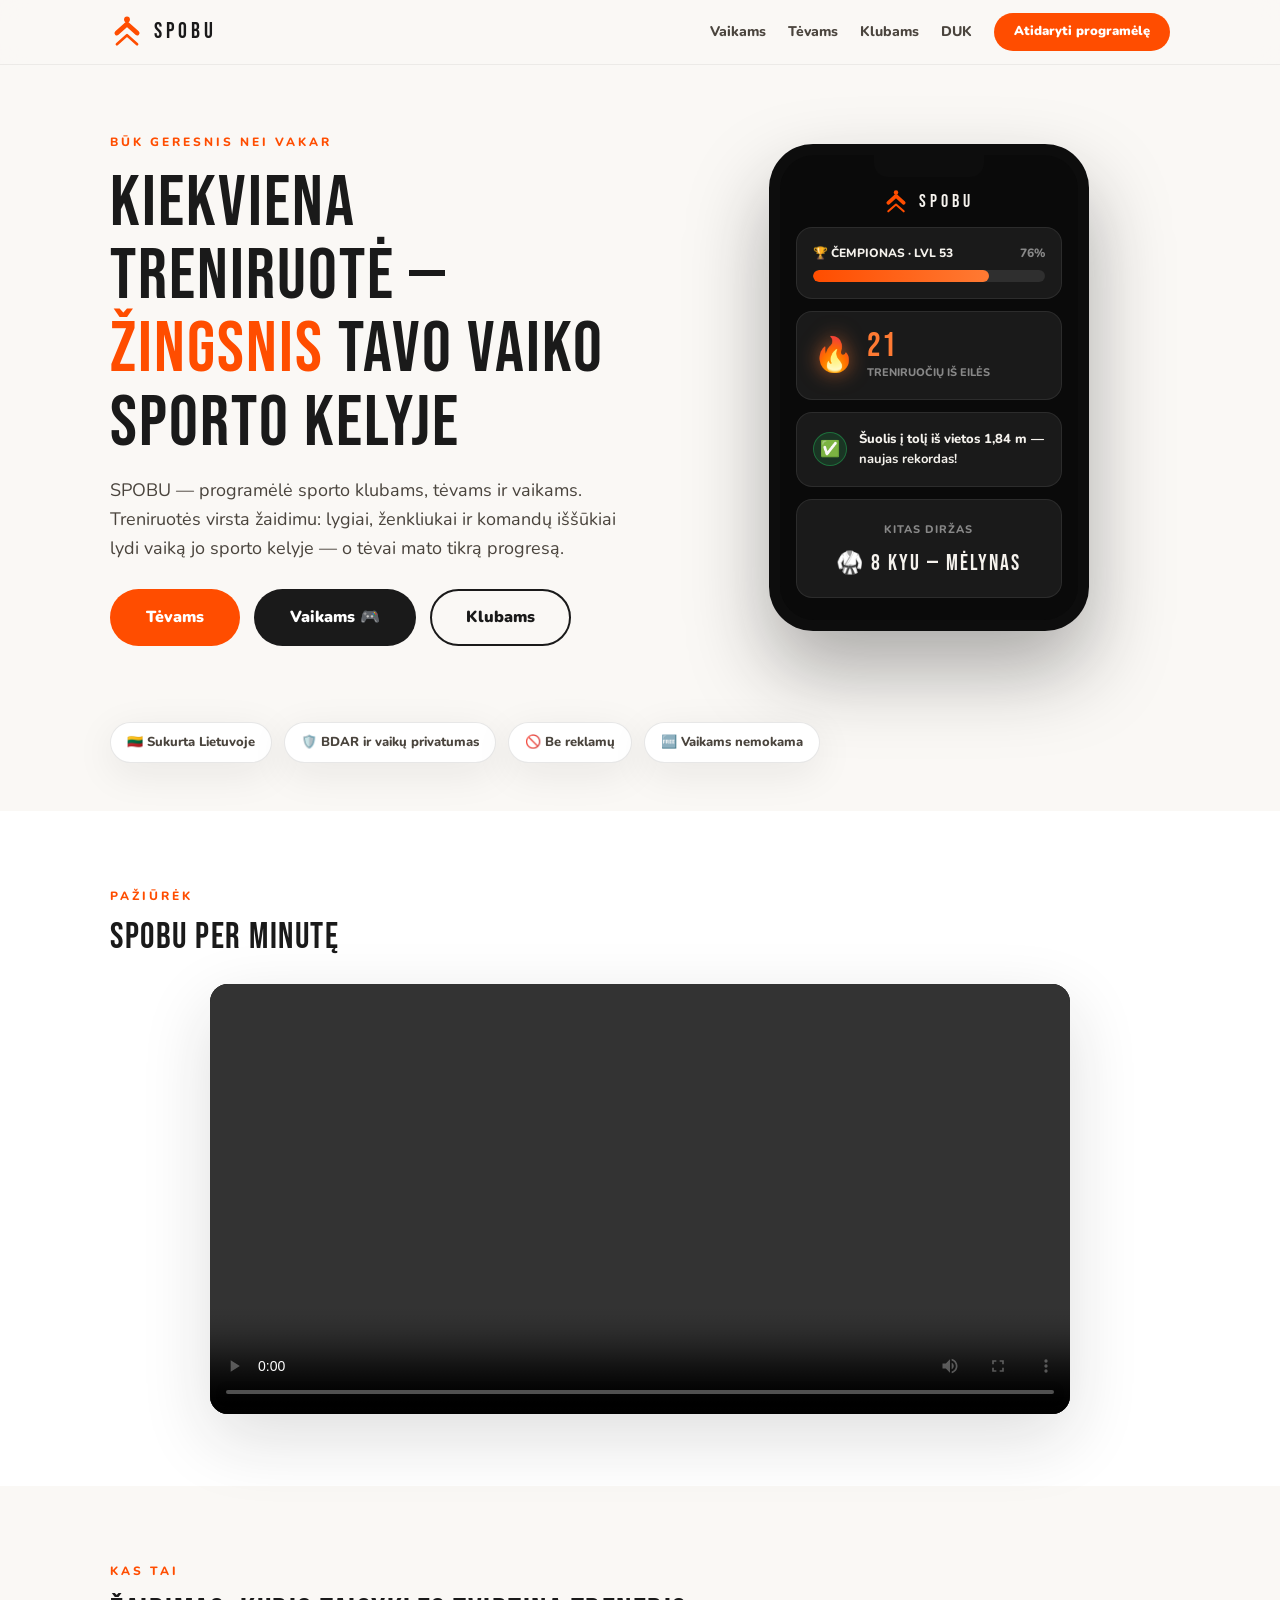
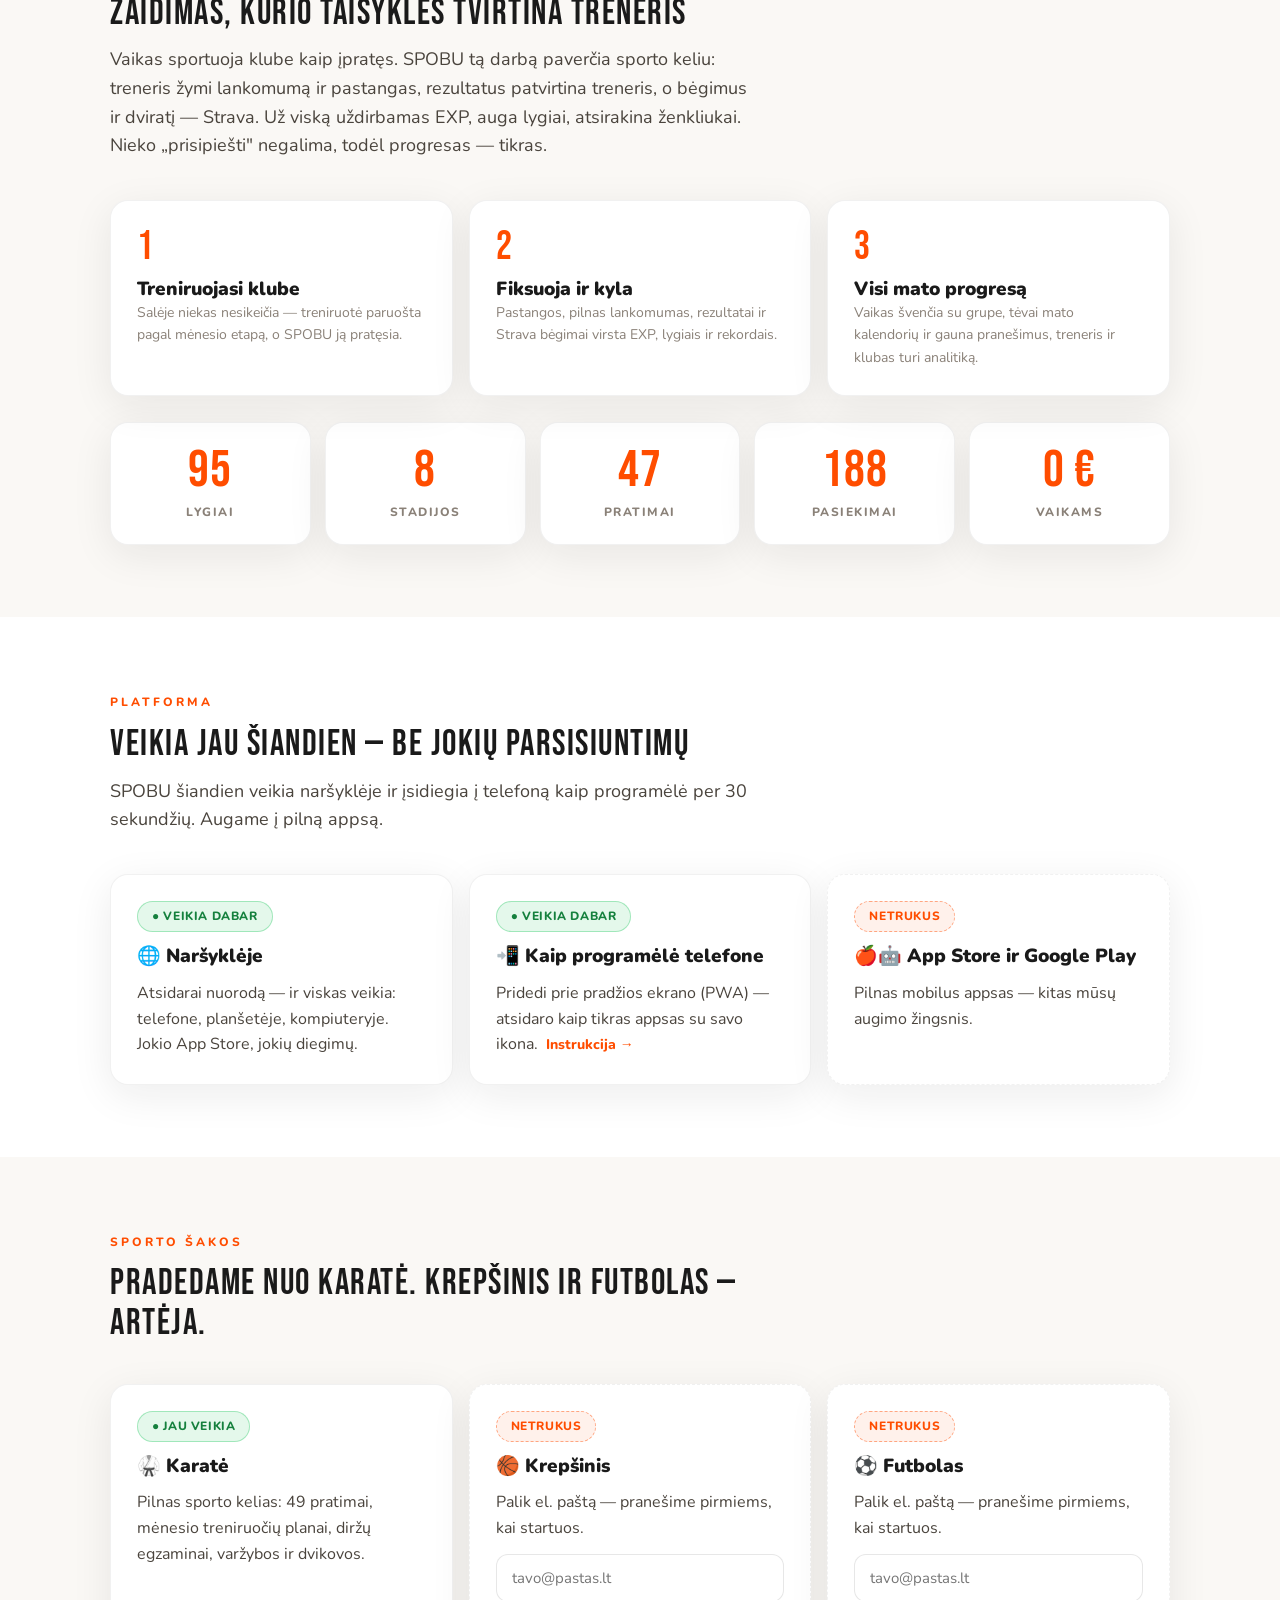
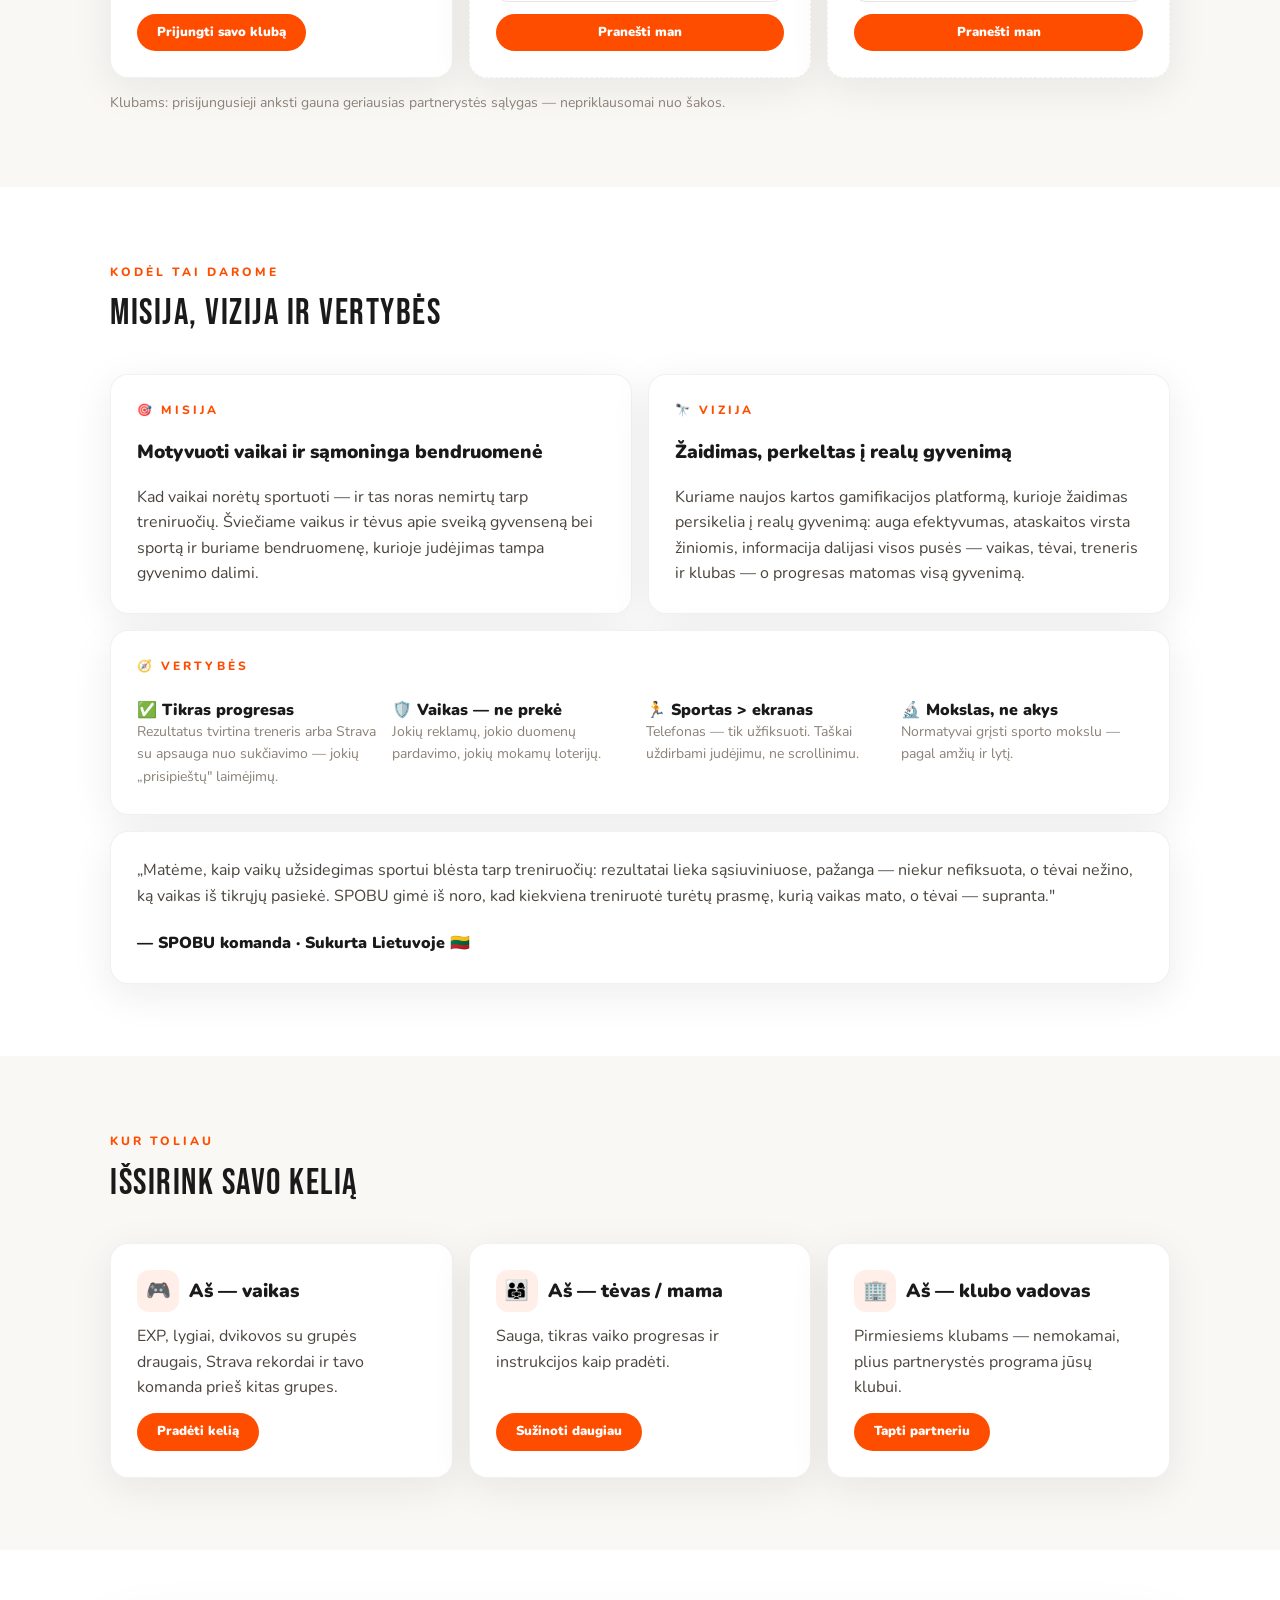
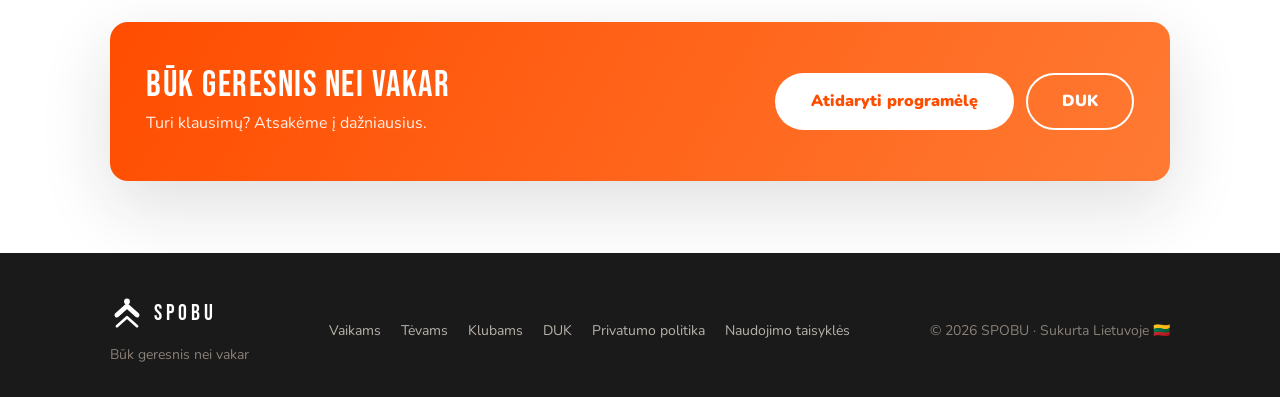
<file: index.html>
<!DOCTYPE html>
<html lang="lt">
<head>
<meta charset="UTF-8">
<meta name="viewport" content="width=device-width,initial-scale=1">
<title>SPOBU — vaiko sporto kelias vienoje programėlėje</title>
<meta name="description" content="SPOBU paverčia vaiko treniruotes žaidimu: 99 lygiai, ženkliukai ir komandų iššūkiai. Vaikams nemokama. Karatė jau veikia, kitos sporto šakos — vėliau.">
<meta property="og:title" content="SPOBU — vaiko sporto kelias vienoje programėlėje">
<meta property="og:description" content="Būk geresnis nei vakar: 99 lygiai, ženkliukai ir komandų varžybos. Tikras progresas, patvirtintas trenerio.">
<meta property="og:locale" content="lt_LT">
<meta property="og:type" content="website">
<link rel="icon" href="favicon.svg" type="image/svg+xml">
<meta name="theme-color" content="#FF4D00">
<link rel="preconnect" href="https://fonts.googleapis.com">
<link rel="preconnect" href="https://fonts.gstatic.com" crossorigin>
<link href="https://fonts.googleapis.com/css2?family=Bebas+Neue&family=Nunito:wght@400;700;800;900&display=swap" rel="stylesheet">
<link rel="stylesheet" href="style.css?v=2">
</head>
<body>

<nav class="nav">
  <div class="wrap nav-in">
    <a class="logo" href="index.html"><svg class="logo-ico" viewBox="0 0 64 64" aria-hidden="true"><circle cx="32" cy="8.5" r="5.5" fill="currentColor"/><path d="M13 34 32 17 51 34" fill="none" stroke="currentColor" stroke-width="9" stroke-linecap="round" stroke-linejoin="round"/><path d="M13 55 32 38 51 55" fill="none" stroke="currentColor" stroke-width="5" stroke-linecap="round" stroke-linejoin="round"/></svg>SPOBU</a>
    <div class="nav-links">
      <a class="nl" href="vaikams.html">Vaikams</a>
      <a class="nl" href="tevams.html">Tėvams</a>
      <a class="nl" href="klubams.html">Klubams</a>
      <a class="nl" href="duk.html">DUK</a>
      <a class="btn btn-primary btn-sm" href="https://app.spobu.lt">Atidaryti programėlę</a>
    </div>
  </div>
</nav>

<!-- HERO -->
<header class="hero">
  <div class="wrap hero-grid">
    <div>
      <span class="kicker">Būk geresnis nei vakar</span>
      <h1 class="h-display" style="margin-top:12px;">KIEKVIENA TRENIRUOTĖ — <span class="accent">ŽINGSNIS</span> TAVO VAIKO SPORTO KELYJE</h1>
      <p class="lead">SPOBU — programėlė sporto klubams, tėvams ir vaikams. Treniruotės virsta žaidimu: lygiai, ženkliukai ir komandų iššūkiai lydi vaiką jo sporto kelyje — o tėvai mato tikrą progresą.</p>
      <div class="hero-cta">
        <a class="btn btn-primary btn-lg" href="tevams.html">Tėvams</a>
        <a class="btn btn-primary btn-lg" style="background:var(--ink);" href="vaikams.html">Vaikams 🎮</a>
        <a class="btn btn-outline btn-lg" href="klubams.html">Klubams</a>
      </div>
    </div>
    <div class="phone reveal">
      <div class="phone-scr">
        <div class="phone-notch"></div>
        <span class="logo"><svg class="logo-ico" viewBox="0 0 64 64" aria-hidden="true"><circle cx="32" cy="8.5" r="5.5" fill="currentColor"/><path d="M13 34 32 17 51 34" fill="none" stroke="currentColor" stroke-width="9" stroke-linecap="round" stroke-linejoin="round"/><path d="M13 55 32 38 51 55" fill="none" stroke="currentColor" stroke-width="5" stroke-linecap="round" stroke-linejoin="round"/></svg>SPOBU</span>
        <div class="d-card">
          <div class="prog-row"><span>🏆 ČEMPIONAS · LVL 53</span><span class="d-mut">76%</span></div>
          <div class="prog"><div class="prog-fill" data-w="76" style="width:76%"></div></div>
        </div>
        <div class="d-card">
          <div class="streak"><span class="streak-fire">🔥</span><div><span class="num" data-count="21">21</span><div class="d-mut" style="font-size:11px;font-weight:800;">TRENIRUOČIŲ IŠ EILĖS</div></div></div>
        </div>
        <div class="d-card appr"><span class="ok">✅</span><div style="font-size:13px;">Šuolis į tolį iš vietos 1,84 m — <b>naujas rekordas!</b></div></div>
        <div class="d-card" style="text-align:center;">
          <span class="d-mut" style="font-size:11px;font-weight:800;letter-spacing:1px;">KITAS DIRŽAS</span>
          <div class="d-ttl" style="font-size:22px;margin-top:4px;">🥋 8 KYU — MĖLYNAS</div>
        </div>
      </div>
    </div>
  </div>
</header>

<!-- TRUST -->
<section class="wrap" style="padding-bottom:48px;">
  <div class="trust-row">
    <span class="badge badge-trust">🇱🇹 Sukurta Lietuvoje</span>
    <span class="badge badge-trust">🛡️ BDAR ir vaikų privatumas</span>
    <span class="badge badge-trust">🚫 Be reklamų</span>
    <span class="badge badge-trust">🆓 Vaikams nemokama</span>
  </div>
</section>

<!-- PROMO VIDEO -->
<section class="sec sec-alt">
  <div class="wrap">
    <div class="sec-head" style="margin-bottom:26px;">
      <span class="kicker">Pažiūrėk</span>
      <h2 class="h2">SPOBU PER MINUTĘ</h2>
    </div>
    <div class="video-wrap reveal">
      <video controls playsinline preload="metadata" src="spobu-promo.mp4">
        Tavo naršyklė nepalaiko video — <a href="spobu-promo.mp4">atsisiųsk čia</a>.
      </video>
    </div>
  </div>
</section>

<!-- KAS PER APPSAS -->
<section class="sec">
  <div class="wrap">
    <div class="sec-head">
      <span class="kicker">Kas tai</span>
      <h2 class="h2">ŽAIDIMAS, KURIO TAISYKLES TVIRTINA TRENERIS</h2>
      <p class="lead">Vaikas sportuoja klube kaip įpratęs. SPOBU tą darbą paverčia sporto keliu: treneris žymi lankomumą ir pastangas, rezultatus patvirtina treneris, o bėgimus ir dviratį — Strava. Už viską uždirbamas EXP, auga lygiai, atsirakina ženkliukai. Nieko „prisipiešti" negalima, todėl progresas — tikras.</p>
    </div>
    <div class="steps">
      <div class="step reveal"><h3 class="h3">Treniruojasi klube</h3><p class="small">Salėje niekas nesikeičia — treniruotė paruošta pagal mėnesio etapą, o SPOBU ją pratęsia.</p></div>
      <div class="step reveal"><h3 class="h3">Fiksuoja ir kyla</h3><p class="small">Pastangos, pilnas lankomumas, rezultatai ir Strava bėgimai virsta EXP, lygiais ir rekordais.</p></div>
      <div class="step reveal"><h3 class="h3">Visi mato progresą</h3><p class="small">Vaikas švenčia su grupe, tėvai mato kalendorių ir gauna pranešimus, treneris ir klubas turi analitiką.</p></div>
    </div>
    <div class="stats reveal" style="margin-top:26px;">
      <div class="stat"><span class="num" data-count="99">99</span><span class="lbl">Lygiai</span></div>
      <div class="stat"><span class="num" data-count="8">8</span><span class="lbl">Stadijos</span></div>
      <div class="stat"><span class="num" data-count="49">49</span><span class="lbl">Pratimai</span></div>
      <div class="stat"><span class="num" data-count="196">196</span><span class="lbl">Pasiekimai</span></div>
      <div class="stat"><span class="num">0 €</span><span class="lbl">Vaikams</span></div>
    </div>
  </div>
</section>

<!-- PLATFORMA: WEB DABAR, APPSAS ATEITY -->
<section class="sec sec-alt">
  <div class="wrap">
    <div class="sec-head">
      <span class="kicker">Platforma</span>
      <h2 class="h2">VEIKIA JAU ŠIANDIEN — BE JOKIŲ PARSISIUNTIMŲ</h2>
      <p class="lead">SPOBU šiandien veikia naršyklėje ir įsidiegia į telefoną kaip programėlė per 30 sekundžių. Augame į pilną appsą.</p>
    </div>
    <div class="bento">
      <div class="card b-2 reveal">
        <span class="badge badge-live" style="align-self:flex-start;">● Veikia dabar</span>
        <h3 class="h3">🌐 Naršyklėje</h3>
        <p style="color:var(--ink2);">Atsidarai nuorodą — ir viskas veikia: telefone, planšetėje, kompiuteryje. Jokio App Store, jokių diegimų.</p>
      </div>
      <div class="card b-2 reveal">
        <span class="badge badge-live" style="align-self:flex-start;">● Veikia dabar</span>
        <h3 class="h3">📲 Kaip programėlė telefone</h3>
        <p style="color:var(--ink2);">Pridedi prie pradžios ekrano (PWA) — atsidaro kaip tikras appsas su savo ikona. <a class="btn-ghost" href="tevams.html#pradzia">Instrukcija →</a></p>
      </div>
      <div class="card b-2 reveal" style="border-style:dashed;">
        <span class="badge badge-soon" style="align-self:flex-start;">Netrukus</span>
        <h3 class="h3">🍎🤖 App Store ir Google Play</h3>
        <p style="color:var(--ink2);">Pilnas mobilus appsas — kitas mūsų augimo žingsnis.</p>
      </div>
    </div>
  </div>
</section>

<!-- SPORTO ŠAKOS -->
<section class="sec">
  <div class="wrap">
    <div class="sec-head">
      <span class="kicker">Sporto šakos</span>
      <h2 class="h2">PRADEDAME NUO KARATĖ. KREPŠINIS IR FUTBOLAS — ARTĖJA.</h2>
    </div>
    <div class="bento">
      <div class="card b-2 reveal">
        <span class="badge badge-live" style="align-self:flex-start;">● Jau veikia</span>
        <h3 class="h3">🥋 Karatė</h3>
        <p style="color:var(--ink2);">Pilnas sporto kelias: 49 pratimai, mėnesio treniruočių planai, diržų egzaminai, varžybos ir dvikovos.</p>
        <a class="btn btn-primary btn-sm" href="klubams.html" style="margin-top:auto;align-self:flex-start;">Prijungti savo klubą</a>
      </div>
      <div class="card b-2 reveal" style="border-style:dashed;">
        <span class="badge badge-soon" style="align-self:flex-start;">Netrukus</span>
        <h3 class="h3">🏀 Krepšinis</h3>
        <p style="color:var(--ink2);">Palik el. paštą — pranešime pirmiems, kai startuos.</p>
        <form class="form" data-table="sport_waitlist" style="margin-top:auto;">
          <input class="inp" type="email" name="email" placeholder="tavo@pastas.lt" aria-label="El. paštas" required>
          <input type="hidden" name="sport" value="krepsinis">
          <input class="hp" type="text" name="website" tabindex="-1" autocomplete="off">
          <button class="btn btn-primary btn-sm" type="submit" style="margin-top:8px;">Pranešti man</button>
          <div class="msg msg-ok" style="display:none;">✅ Užrašėme! Pranešime pirmam.</div>
          <div class="msg msg-err" style="display:none;">⚠️ Nepavyko — pabandyk dar kartą.</div>
        </form>
      </div>
      <div class="card b-2 reveal" style="border-style:dashed;">
        <span class="badge badge-soon" style="align-self:flex-start;">Netrukus</span>
        <h3 class="h3">⚽ Futbolas</h3>
        <p style="color:var(--ink2);">Palik el. paštą — pranešime pirmiems, kai startuos.</p>
        <form class="form" data-table="sport_waitlist" style="margin-top:auto;">
          <input class="inp" type="email" name="email" placeholder="tavo@pastas.lt" aria-label="El. paštas" required>
          <input type="hidden" name="sport" value="futbolas">
          <input class="hp" type="text" name="website" tabindex="-1" autocomplete="off">
          <button class="btn btn-primary btn-sm" type="submit" style="margin-top:8px;">Pranešti man</button>
          <div class="msg msg-ok" style="display:none;">✅ Užrašėme! Pranešime pirmam.</div>
          <div class="msg msg-err" style="display:none;">⚠️ Nepavyko — pabandyk dar kartą.</div>
        </form>
      </div>
    </div>
    <p class="small" style="margin-top:14px;">Klubams: prisijungusieji anksti gauna geriausias partnerystės sąlygas — nepriklausomai nuo šakos.</p>
  </div>
</section>

<!-- MISIJA / VIZIJA / VERTYBĖS -->
<section class="sec sec-alt">
  <div class="wrap">
    <div class="sec-head">
      <span class="kicker">Kodėl tai darome</span>
      <h2 class="h2">MISIJA, VIZIJA IR VERTYBĖS</h2>
    </div>
    <div class="bento">
      <div class="card b-3 reveal">
        <span class="kicker">🎯 Misija</span>
        <h3 class="h3" style="margin:8px 0 8px;">Motyvuoti vaikai ir sąmoninga bendruomenė</h3>
        <p style="color:var(--ink2);">Kad vaikai norėtų sportuoti — ir tas noras nemirtų tarp treniruočių. Šviečiame vaikus ir tėvus apie sveiką gyvenseną bei sportą ir buriame bendruomenę, kurioje judėjimas tampa gyvenimo dalimi.</p>
      </div>
      <div class="card b-3 reveal">
        <span class="kicker">🔭 Vizija</span>
        <h3 class="h3" style="margin:8px 0 8px;">Žaidimas, perkeltas į realų gyvenimą</h3>
        <p style="color:var(--ink2);">Kuriame naujos kartos gamifikacijos platformą, kurioje žaidimas persikelia į realų gyvenimą: auga efektyvumas, ataskaitos virsta žiniomis, informacija dalijasi visos pusės — vaikas, tėvai, treneris ir klubas — o progresas matomas visą gyvenimą.</p>
      </div>
      <div class="card b-6 reveal">
        <span class="kicker">🧭 Vertybės</span>
        <div class="vert-grid">
          <div><h3 class="h3" style="font-size:16px;">✅ Tikras progresas</h3><p class="small">Rezultatus tvirtina treneris arba Strava su apsauga nuo sukčiavimo — jokių „prisipieštų" laimėjimų.</p></div>
          <div><h3 class="h3" style="font-size:16px;">🛡️ Vaikas — ne prekė</h3><p class="small">Jokių reklamų, jokio duomenų pardavimo, jokių mokamų loterijų.</p></div>
          <div><h3 class="h3" style="font-size:16px;">🏃 Sportas > ekranas</h3><p class="small">Telefonas — tik užfiksuoti. Taškai uždirbami judėjimu, ne scrollinimu.</p></div>
          <div><h3 class="h3" style="font-size:16px;">🔬 Mokslas, ne akys</h3><p class="small">Normatyvai grįsti sporto mokslu — pagal amžių ir lytį.</p></div>
        </div>
      </div>
      <div class="card b-6 reveal">
        <p style="color:var(--ink2);">„Matėme, kaip vaikų užsidegimas sportui blėsta tarp treniruočių: rezultatai lieka sąsiuviniuose, pažanga — niekur nefiksuota, o tėvai nežino, ką vaikas iš tikrųjų pasiekė. SPOBU gimė iš noro, kad kiekviena treniruotė turėtų prasmę, kurią vaikas mato, o tėvai — supranta."</p>
        <p style="margin-top:10px;font-weight:900;">— SPOBU komanda · Sukurta Lietuvoje 🇱🇹</p>
      </div>
    </div>
  </div>
</section>

<!-- KUR TOLIAU -->
<section class="sec">
  <div class="wrap">
    <div class="sec-head">
      <span class="kicker">Kur toliau</span>
      <h2 class="h2">IŠSIRINK SAVO KELIĄ</h2>
    </div>
    <div class="bento">
      <div class="card b-2 reveal">
        <h3 class="h3"><span class="card-ico">🎮</span> Aš — vaikas</h3>
        <p style="color:var(--ink2);">EXP, lygiai, dvikovos su grupės draugais, Strava rekordai ir tavo komanda prieš kitas grupes.</p>
        <a class="btn btn-primary btn-sm" href="vaikams.html" style="margin-top:auto;align-self:flex-start;">Pradėti kelią</a>
      </div>
      <div class="card b-2 reveal">
        <h3 class="h3"><span class="card-ico">👨‍👩‍👧</span> Aš — tėvas / mama</h3>
        <p style="color:var(--ink2);">Sauga, tikras vaiko progresas ir instrukcijos kaip pradėti.</p>
        <a class="btn btn-primary btn-sm" href="tevams.html" style="margin-top:auto;align-self:flex-start;">Sužinoti daugiau</a>
      </div>
      <div class="card b-2 reveal">
        <h3 class="h3"><span class="card-ico">🏢</span> Aš — klubo vadovas</h3>
        <p style="color:var(--ink2);">Pirmiesiems klubams — nemokamai, plius partnerystės programa jūsų klubui.</p>
        <a class="btn btn-primary btn-sm" href="klubams.html" style="margin-top:auto;align-self:flex-start;">Tapti partneriu</a>
      </div>
    </div>
  </div>
</section>

<!-- CTA -->
<section class="sec sec-alt">
  <div class="wrap">
    <div class="band reveal">
      <div>
        <h2 class="h2">BŪK GERESNIS NEI VAKAR</h2>
        <p style="opacity:.9;margin-top:6px;">Turi klausimų? Atsakėme į dažniausius.</p>
      </div>
      <div style="display:flex;gap:12px;flex-wrap:wrap;">
        <a class="btn btn-inverse btn-lg" href="https://app.spobu.lt">Atidaryti programėlę</a>
        <a class="btn btn-outline btn-lg" style="border-color:#fff;color:#fff;" href="duk.html">DUK</a>
      </div>
    </div>
  </div>
</section>

<footer class="footer">
  <div class="wrap footer-in">
    <div>
      <a class="logo" href="index.html"><svg class="logo-ico" viewBox="0 0 64 64" aria-hidden="true"><circle cx="32" cy="8.5" r="5.5" fill="currentColor"/><path d="M13 34 32 17 51 34" fill="none" stroke="currentColor" stroke-width="9" stroke-linecap="round" stroke-linejoin="round"/><path d="M13 55 32 38 51 55" fill="none" stroke="currentColor" stroke-width="5" stroke-linecap="round" stroke-linejoin="round"/></svg>SPOBU</a>
      <p class="small" style="color:#8A8178;margin-top:6px;">Būk geresnis nei vakar</p>
    </div>
    <div style="display:flex;gap:20px;flex-wrap:wrap;">
      <a href="vaikams.html">Vaikams</a>
      <a href="tevams.html">Tėvams</a>
      <a href="klubams.html">Klubams</a>
      <a href="duk.html">DUK</a>
      <a href="https://app.spobu.lt/privatumo-politika.html">Privatumo politika</a>
      <a href="https://app.spobu.lt/naudojimo-taisykles.html">Naudojimo taisyklės</a>
    </div>
    <p class="small" style="color:#8A8178;">© 2026 SPOBU · Sukurta Lietuvoje 🇱🇹</p>
  </div>
</footer>

<script src="site.js"></script>
<script>
/* Vieši (anon) Supabase raktai — tie patys kaip programėlėje */
SPOBU_WEB.setSupa('https://uowhoqqchrxksffdwkcq.supabase.co','eyJhbGciOiJIUzI1NiIsInR5cCI6IkpXVCJ9.eyJpc3MiOiJzdXBhYmFzZSIsInJlZiI6InVvd2hvcXFjaHJ4a3NmZmR3a2NxIiwicm9sZSI6ImFub24iLCJpYXQiOjE3NzcyMTcwMzQsImV4cCI6MjA5Mjc5MzAzNH0.igHddvnGfcgpyc2Q--Vdfsy4MM3JlrN4g4Nuj3ypbPM');
</script>
</body>
</html>
</file>
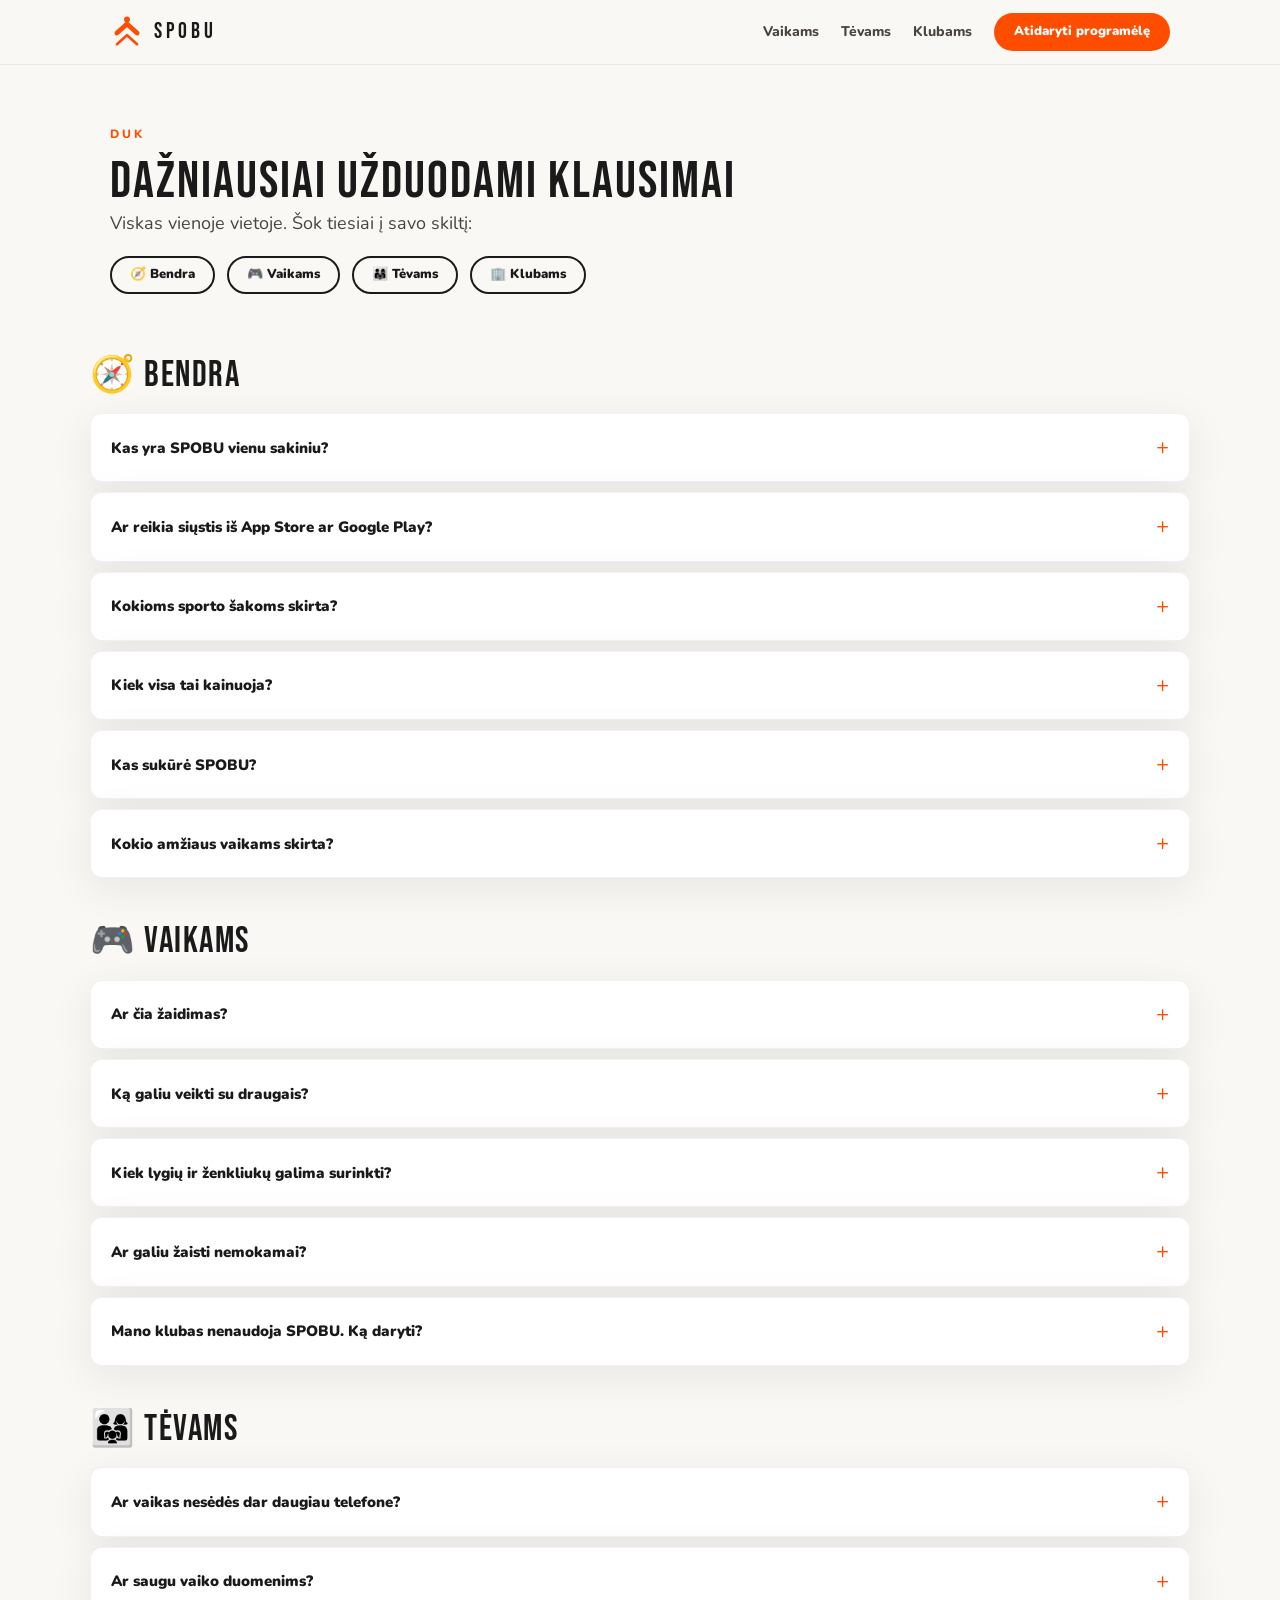
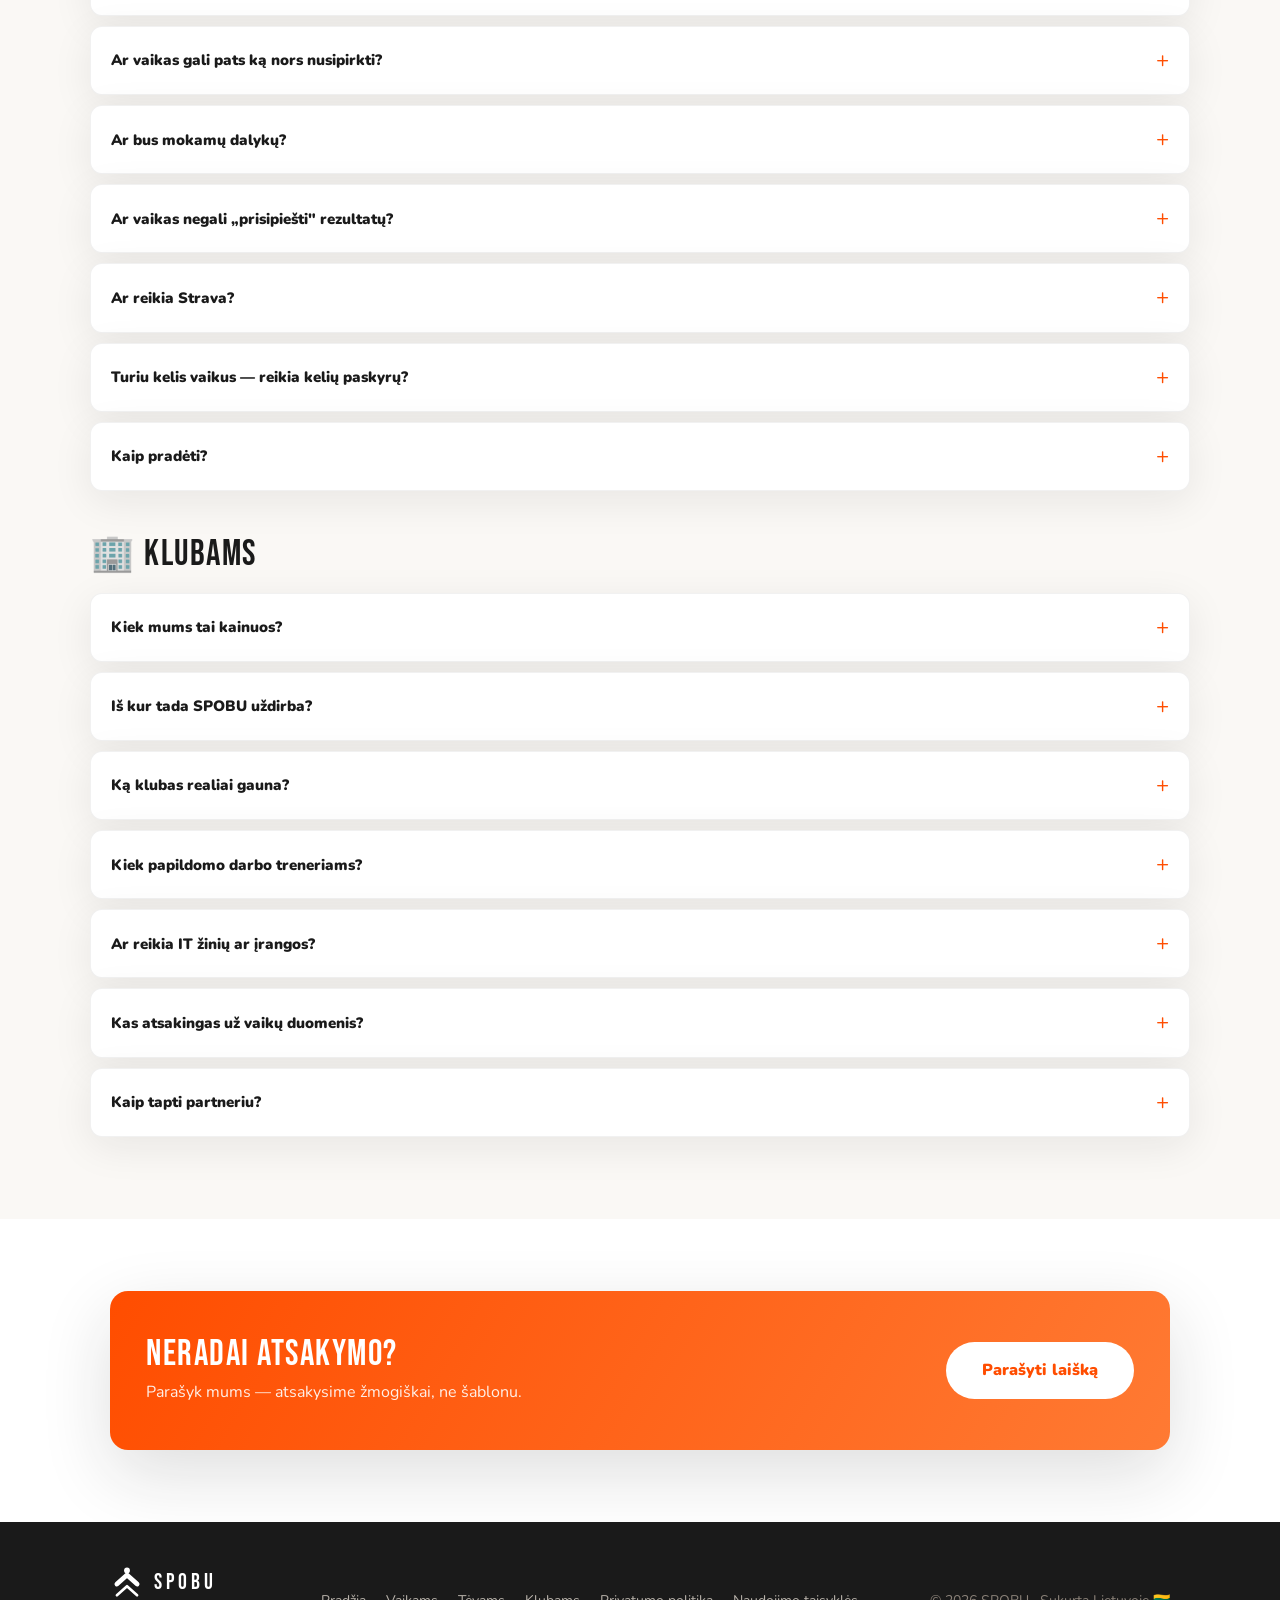
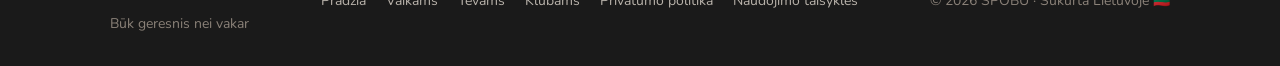
<file: duk.html>
<!DOCTYPE html>
<html lang="lt">
<head>
<meta charset="UTF-8">
<meta name="viewport" content="width=device-width,initial-scale=1">
<title>SPOBU — dažniausiai užduodami klausimai (DUK)</title>
<meta name="description" content="Viskas apie SPOBU vienoje vietoje: saugumas, kaip pradėti, atsakymai vaikams, tėvams ir klubams.">
<meta property="og:title" content="SPOBU — dažniausiai užduodami klausimai">
<meta property="og:description" content="Saugumas, kaip pradėti ir partnerystė — atsakymai vaikams, tėvams ir klubams.">
<meta property="og:locale" content="lt_LT">
<meta property="og:type" content="website">
<link rel="icon" href="favicon.svg" type="image/svg+xml">
<meta name="theme-color" content="#FF4D00">
<link rel="preconnect" href="https://fonts.googleapis.com">
<link rel="preconnect" href="https://fonts.gstatic.com" crossorigin>
<link href="https://fonts.googleapis.com/css2?family=Bebas+Neue&family=Nunito:wght@400;700;800;900&display=swap" rel="stylesheet">
<link rel="stylesheet" href="style.css?v=2">
</head>
<body>

<nav class="nav">
  <div class="wrap nav-in">
    <a class="logo" href="index.html"><svg class="logo-ico" viewBox="0 0 64 64" aria-hidden="true"><circle cx="32" cy="8.5" r="5.5" fill="currentColor"/><path d="M13 34 32 17 51 34" fill="none" stroke="currentColor" stroke-width="9" stroke-linecap="round" stroke-linejoin="round"/><path d="M13 55 32 38 51 55" fill="none" stroke="currentColor" stroke-width="5" stroke-linecap="round" stroke-linejoin="round"/></svg>SPOBU</a>
    <div class="nav-links">
      <a class="nl" href="vaikams.html">Vaikams</a>
      <a class="nl" href="tevams.html">Tėvams</a>
      <a class="nl" href="klubams.html">Klubams</a>
      <a class="btn btn-primary btn-sm" href="https://app.spobu.lt">Atidaryti programėlę</a>
    </div>
  </div>
</nav>

<header class="wrap" style="padding:56px 20px 8px;">
  <span class="kicker">DUK</span>
  <h1 class="h1" style="margin-top:8px;">DAŽNIAUSIAI UŽDUODAMI KLAUSIMAI</h1>
  <p class="lead" style="max-width:640px;">Viskas vienoje vietoje. Šok tiesiai į savo skiltį:</p>
  <div style="display:flex;gap:12px;flex-wrap:wrap;margin:18px 0 10px;">
    <a class="btn btn-outline btn-sm" href="#bendra">🧭 Bendra</a>
    <a class="btn btn-outline btn-sm" href="#vaikams">🎮 Vaikams</a>
    <a class="btn btn-outline btn-sm" href="#tevams">👨‍👩‍👧 Tėvams</a>
    <a class="btn btn-outline btn-sm" href="#klubams">🏢 Klubams</a>
  </div>
</header>

<!-- BENDRA -->
<section class="wrap sec" id="bendra" style="padding-top:44px;">
  <h2 class="h2" style="margin-bottom:18px;">🧭 BENDRA</h2>

  <details class="faq"><summary>Kas yra SPOBU vienu sakiniu?</summary><div class="faq-body">SPOBU — programėlė sporto klubams, tėvams ir vaikams, kuri vaiko treniruotes paverčia žaidimu: 99 lygiai, ženkliukai, iššūkiai ir komandų varžybos — o tėvai mato tikrą, trenerio patvirtintą progresą.</div></details>
  <details class="faq"><summary>Ar reikia siųstis iš App Store ar Google Play?</summary><div class="faq-body">Ne — SPOBU veikia naršyklėje jau dabar ir per 30 sekundžių įsidiegia į telefoną kaip programėlė (PWA) su savo ikona. Pilnas appsas App Store ir Google Play — kitas mūsų žingsnis.</div></details>
  <details class="faq"><summary>Kokioms sporto šakoms skirta?</summary><div class="faq-body">Šiandien — karatė (pilnas sporto kelias su 49 pratimais ir diržų egzaminais). Krepšinis ir futbolas — artėja: palik el. paštą pradžios puslapyje ir pranešime pirmam.</div></details>
  <details class="faq"><summary>Kiek visa tai kainuoja?</summary><div class="faq-body">Vaikui — visa programėlė nemokama. Tėvams visam laikui nemokama viskas, be ko neapsieisi: tvarkaraštis, lankomumas, žinutės ir pranešimai, vaiko EXP, lygis, Kelias ir iššūkiai. Nuo 2027 m. sausio tėvams bus pasirenkamas Premium (pasiekimų dienoraštis, grupės savaitė, išsami statistika) — kainas paskelbsime iš anksto, o iki tol, bandomajame etape, visos galimybės atviros be mokesčio. Jokių paslėptų mokesčių, jokių mokamų loterijų vaikams — niekada.</div></details>
  <details class="faq"><summary>Kas sukūrė SPOBU?</summary><div class="faq-body">SPOBU kuria komanda Lietuvoje 🇱🇹, kartu su karatė treneriais — iš noro, kad vaikų sporto pažanga nebedingtų sąsiuviniuose ir kiekviena treniruotė turėtų prasmę.</div></details>
  <details class="faq"><summary>Kokio amžiaus vaikams skirta?</summary><div class="faq-body">Nuo 6 metų. Yra dvi sporto kelio pakopos — 6–13 ir 14+ — su skirtingais, amžių atitinkančiais normatyvais. Sulaukus 14-os kelias automatiškai pereina į naują etapą, o seni ženkliukai išsaugomi archyve.</div></details>

  <h2 class="h2" id="vaikams" style="margin:44px 0 18px;">🎮 VAIKAMS</h2>

  <details class="faq"><summary>Ar čia žaidimas?</summary><div class="faq-body">Beveik — tik visi taškai tikri. EXP gauni už tikras treniruotes, pastangas, tikrus atsispaudimus ir tikrą bėgimą, o rezultatus patvirtina tavo treneris arba Strava. Lygius čia perki prakaitu, ne pinigais.</div></details>
  <details class="faq"><summary>Ką galiu veikti su draugais?</summary><div class="faq-body">Dvikovos 1 prieš 1 su grupės draugu artimiausioje treniruotėje (atsispaudimai, pritūpimai, planka, bėgimas — rezultatus įveda treneris, nugalėtojas gauna +50 EXP), 👏 pagyrimai draugams, grupės savaitė su herojais ir komandų kovos: tavo grupė prieš kitas klubo grupes. Kiekvienas tavo taškas kelia visą komandą.</div></details>
  <details class="faq"><summary>Kiek lygių ir ženkliukų galima surinkti?</summary><div class="faq-body">99 lygiai, 8 stadijos (nuo 🌱 Naujoko iki ⭐ Šlovės salės) ir iki 196 ženkliukų: 49 pratimai × 4 lygiai (🥉🥈🥇🏆). Dar yra serijos, rekordai, medaliai ir diržų egzaminai.</div></details>
  <details class="faq"><summary>Ar galiu žaisti nemokamai?</summary><div class="faq-body">Taip — vaikams viskas nemokama: sporto kelias, ženkliukai, dvikovos, komandų iššūkiai, statistika.</div></details>
  <details class="faq"><summary>Mano klubas nenaudoja SPOBU. Ką daryti?</summary><div class="faq-body">Parodyk trenerio ar klubo vadovui mūsų <a class="btn-ghost" href="klubams.html">puslapį klubams</a> — jiems tai nemokama, o prisijungti užtrunka savaitę.</div></details>

  <h2 class="h2" id="tevams" style="margin:44px 0 18px;">👨‍👩‍👧 TĖVAMS</h2>

  <details class="faq"><summary>Ar vaikas nesėdės dar daugiau telefone?</summary><div class="faq-body">Ne — SPOBU sukurtas atvirkščiai: taškai uždirbami judėjimu, ne už ekraną. Programėlėje vaikas praleidžia kelias minutes (įveda rezultatą, pasižiūri progresą), o motyvacija veda į salę, į stadioną ir ant dviračio. Tarp pratimų — bėgimas iki 10 km ir važiavimas dviračiu iki 100 km.</div></details>
  <details class="faq"><summary>Ar saugu vaiko duomenims?</summary><div class="faq-body">Jokių reklamų, jokio profiliavimo, duomenų neparduodame. Vaikai tarpusavyje žinučių nesiunčia — tik paruoštus 👏 pagyrimus; rašyti vaikas gali tik savo treneriui. „Anonimo" režimas reitinguose įjungtas iš pradžių, o grupės draugai mato tik vardą ir pavardės raidę. Viskas pagal BDAR — <a class="btn-ghost" href="https://app.spobu.lt/privatumo-politika.html">privatumo politika</a>.</div></details>
  <details class="faq"><summary>Ar vaikas gali pats ką nors nusipirkti?</summary><div class="faq-body">Ne. Visi pirkimai — tik per tėvus; vaikas pats nieko nusipirkti negali.</div></details>
  <details class="faq"><summary>Ar bus mokamų dalykų?</summary><div class="faq-body">Tai, be ko neapsieisi, lieka nemokama visam laikui: tvarkaraštis, lankomumas, žinutės ir pranešimai, vaiko EXP, lygis ir diržas, Kelias su rekordais ir iššūkiai. Nuo 2027 m. sausio tėvams bus pasirenkamas Premium — pasiekimų dienoraštis, vaiko grupės savaitė, išsami statistika ir vieta tarp bendraamžių. Kainas paskelbsime iš anksto; iki tol viskas atvira be mokesčio. Vaiko programėlė lieka nemokama visa.</div></details>
  <details class="faq"><summary>Ar vaikas negali „prisipiešti" rezultatų?</summary><div class="faq-body">Ne — rankomis pateiktą rezultatą patvirtina treneris, o Strava bėgimus sistema tikrina pagal vaiko amžių; abejotini keliauja treneriui. Nepatvirtintas rezultatas EXP neduoda.</div></details>
  <details class="faq"><summary>Ar reikia Strava?</summary><div class="faq-body">Ne, tai neprivaloma. Susiejus Strava, vaiko bėgimai, dviratis ir žygiai savaitės iššūkiuose ir Kelio rekorduose užskaitomi patys. Vaikas gali susieti pats — tau ateina pranešimas, o atsieti gali Profilyje. Kitiems vaiko Strava duomenys nerodomi.</div></details>
  <details class="faq"><summary>Turiu kelis vaikus — reikia kelių paskyrų?</summary><div class="faq-body">Ne — viena tėvų paskyra, keli vaikai. Šeimos lange matai visų santrauką, o į vaiko erdvę pereini vienu paspaudimu. Prie to paties vaiko gali prisijungti ir antras tėvas.</div></details>
  <details class="faq"><summary>Kaip pradėti?</summary><div class="faq-body">Penki žingsniai — <a class="btn-ghost" href="tevams.html#pradzia">instrukcijos tėvams</a>. Trumpai: klubas turi būti SPOBU partneris → įsidiegi programėlę į telefoną → susikuri paskyrą ir pridedi vaiką → įsijungi pranešimus → pirmoji treniruotė.</div></details>

  <h2 class="h2" id="klubams" style="margin:44px 0 18px;">🏢 KLUBAMS</h2>

  <details class="faq"><summary>Kiek mums tai kainuos?</summary><div class="faq-body">Pirmieji klubai prisijungia nemokamai — nei diegimo, nei naudojimo mokesčių. Ilgalaikes sąlygas aptariame individualiai, o pirmieji partneriai jas gauna geriausias.</div></details>
  <details class="faq"><summary>Iš kur tada SPOBU uždirba?</summary><div class="faq-body">Iš pasirenkamo tėvų Premium, kuris startuos 2027 m. sausį. Bazinė dalis vaikams ir tėvams lieka nemokama, o klubų sąlygas aptariame individualiai. Kol vyksta bandomasis etapas, tikslas — veikiantis produktas ir laimingi klubai.</div></details>
  <details class="faq"><summary>Ką klubas realiai gauna?</summary><div class="faq-body">Valdymo portalą su analitika (reitingai, statistika, trenerių aktyvumo šviesoforas), kalendorių su mėnesio etapais ir treniruočių planais, renginius su registracija (varžybos, diržų egzaminai, stovyklos), pranešimus tėvams, vaikams ir treneriams, bendrus grupių iššūkius ir postų studiją klubo socialiniams tinklams. Pilnas sąrašas — <a class="btn-ghost" href="klubams.html">puslapyje klubams</a>.</div></details>
  <details class="faq"><summary>Kiek papildomo darbo treneriams?</summary><div class="faq-body">Minimaliai: pažymėti lankomumą ir pastangas (keli paspaudimai po treniruotės) ir patvirtinti salės pratimų rezultatus. Strava iššūkius ir lankomumo premijas įskaito sistema, o mėnesio etapo treniruotės paruoštos iš anksto. Mainais treneris gauna savo žaidybinį kelią iki Sensėjaus, EXP skyrimo įrankius ir treniruočių papkę.</div></details>
  <details class="faq"><summary>Ar reikia IT žinių ar įrangos?</summary><div class="faq-body">Ne. Veikia telefone ir naršyklėje, jokių serverių ar licencijų. Paskyras sukuriame kartu per paleidimą — padedame startuoti per savaitę.</div></details>
  <details class="faq"><summary>Kas atsakingas už vaikų duomenis?</summary><div class="faq-body">Duomenis tvarko SPOBU pagal BDAR: jokių reklamų, jokio pardavimo tretiesiems, prieigos kontrolė duomenų bazės lygiu. Klubas mato tik savo narių sportinę informaciją.</div></details>
  <details class="faq"><summary>Kaip tapti partneriu?</summary><div class="faq-body">Užpildote <a class="btn-ghost" href="klubams.html#anketa">anketą (2 min.)</a> → per 2 darbo dienas susisiekiame ir parodome sistemą → paruošiame sutartį ir paleidžiame klubą. Pirmieji klubai gauna geriausias sąlygas.</div></details>
</section>

<!-- CTA -->
<section class="sec sec-alt">
  <div class="wrap">
    <div class="band reveal">
      <div>
        <h2 class="h2">NERADAI ATSAKYMO?</h2>
        <p style="opacity:.9;margin-top:6px;">Parašyk mums — atsakysime žmogiškai, ne šablonu.</p>
      </div>
      <a class="btn btn-inverse btn-lg" href="mailto:info@spobu.lt">Parašyti laišką</a>
    </div>
  </div>
</section>

<footer class="footer">
  <div class="wrap footer-in">
    <div>
      <a class="logo" href="index.html"><svg class="logo-ico" viewBox="0 0 64 64" aria-hidden="true"><circle cx="32" cy="8.5" r="5.5" fill="currentColor"/><path d="M13 34 32 17 51 34" fill="none" stroke="currentColor" stroke-width="9" stroke-linecap="round" stroke-linejoin="round"/><path d="M13 55 32 38 51 55" fill="none" stroke="currentColor" stroke-width="5" stroke-linecap="round" stroke-linejoin="round"/></svg>SPOBU</a>
      <p class="small" style="color:#8A8178;margin-top:6px;">Būk geresnis nei vakar</p>
    </div>
    <div style="display:flex;gap:20px;flex-wrap:wrap;">
      <a href="index.html">Pradžia</a>
      <a href="vaikams.html">Vaikams</a>
      <a href="tevams.html">Tėvams</a>
      <a href="klubams.html">Klubams</a>
      <a href="https://app.spobu.lt/privatumo-politika.html">Privatumo politika</a>
      <a href="https://app.spobu.lt/naudojimo-taisykles.html">Naudojimo taisyklės</a>
    </div>
    <p class="small" style="color:#8A8178;">© 2026 SPOBU · Sukurta Lietuvoje 🇱🇹</p>
  </div>
</footer>

<script src="site.js"></script>
</body>
</html>
</file>
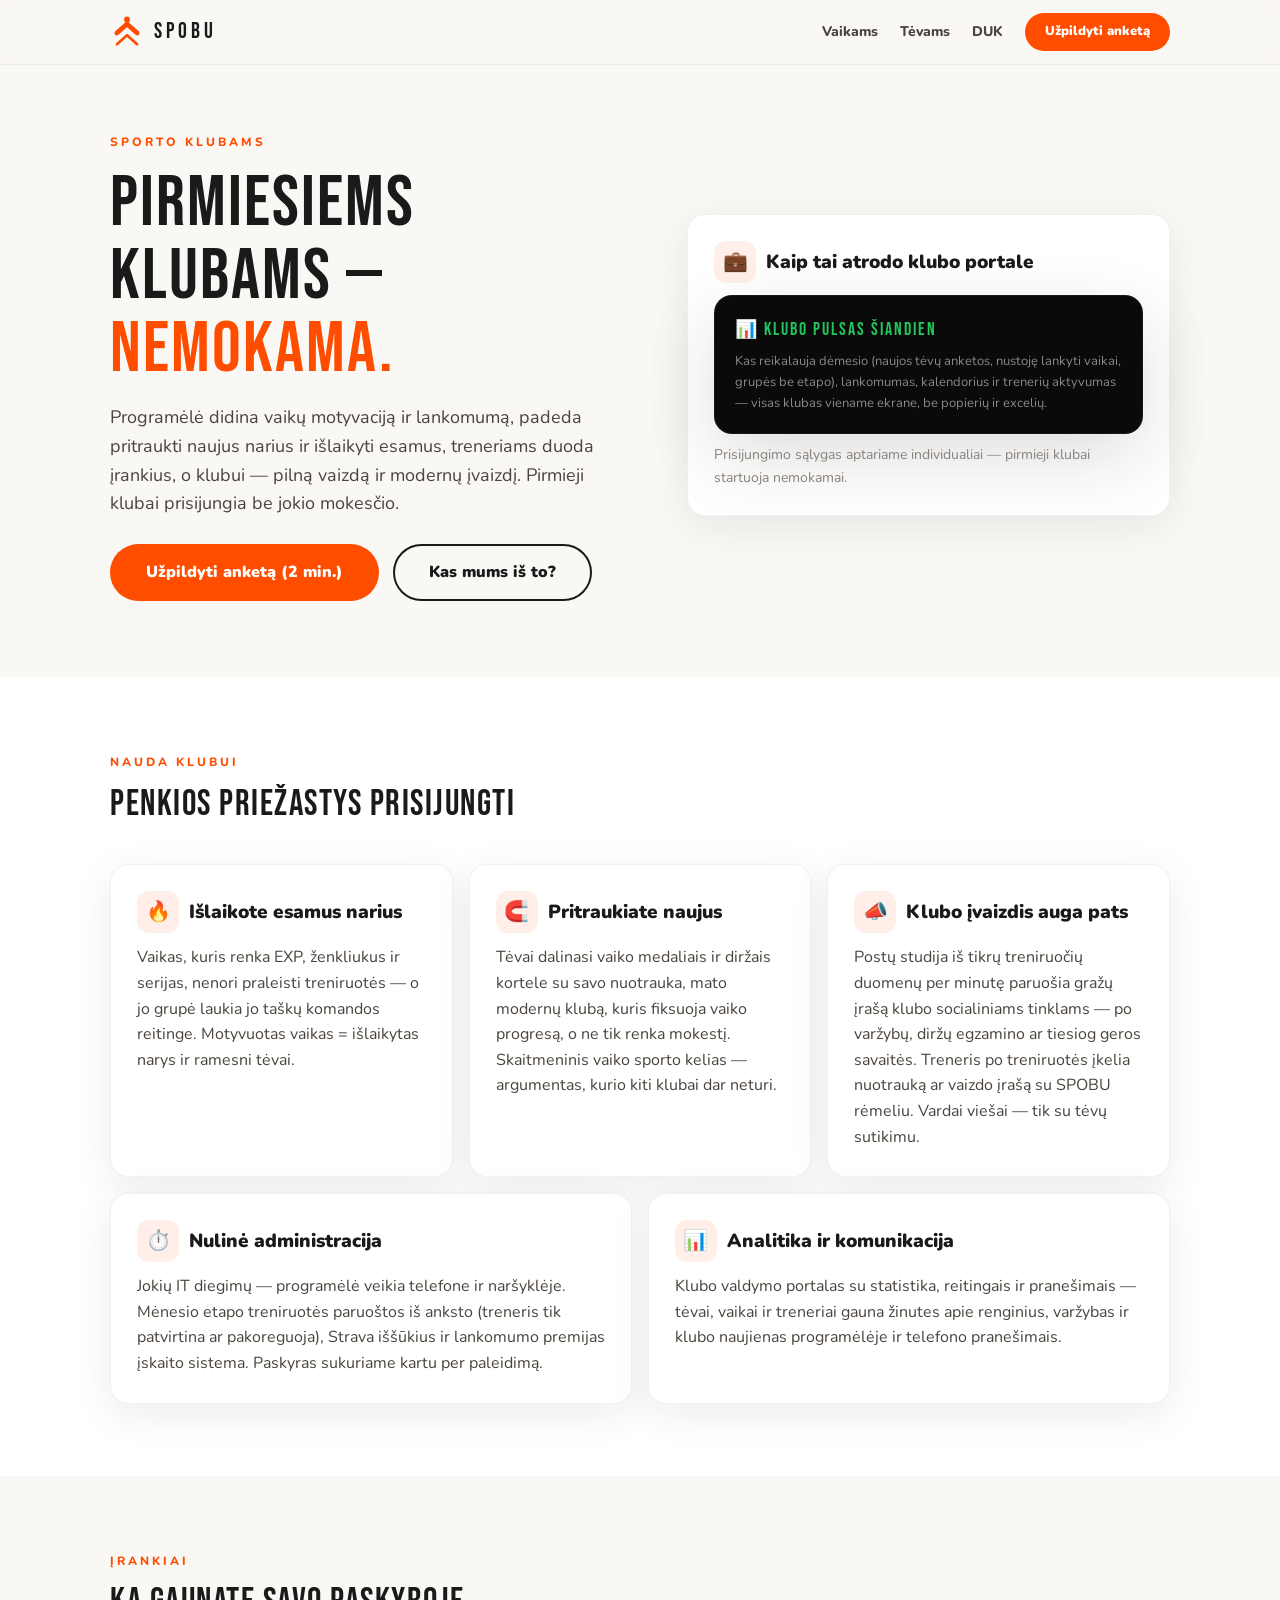
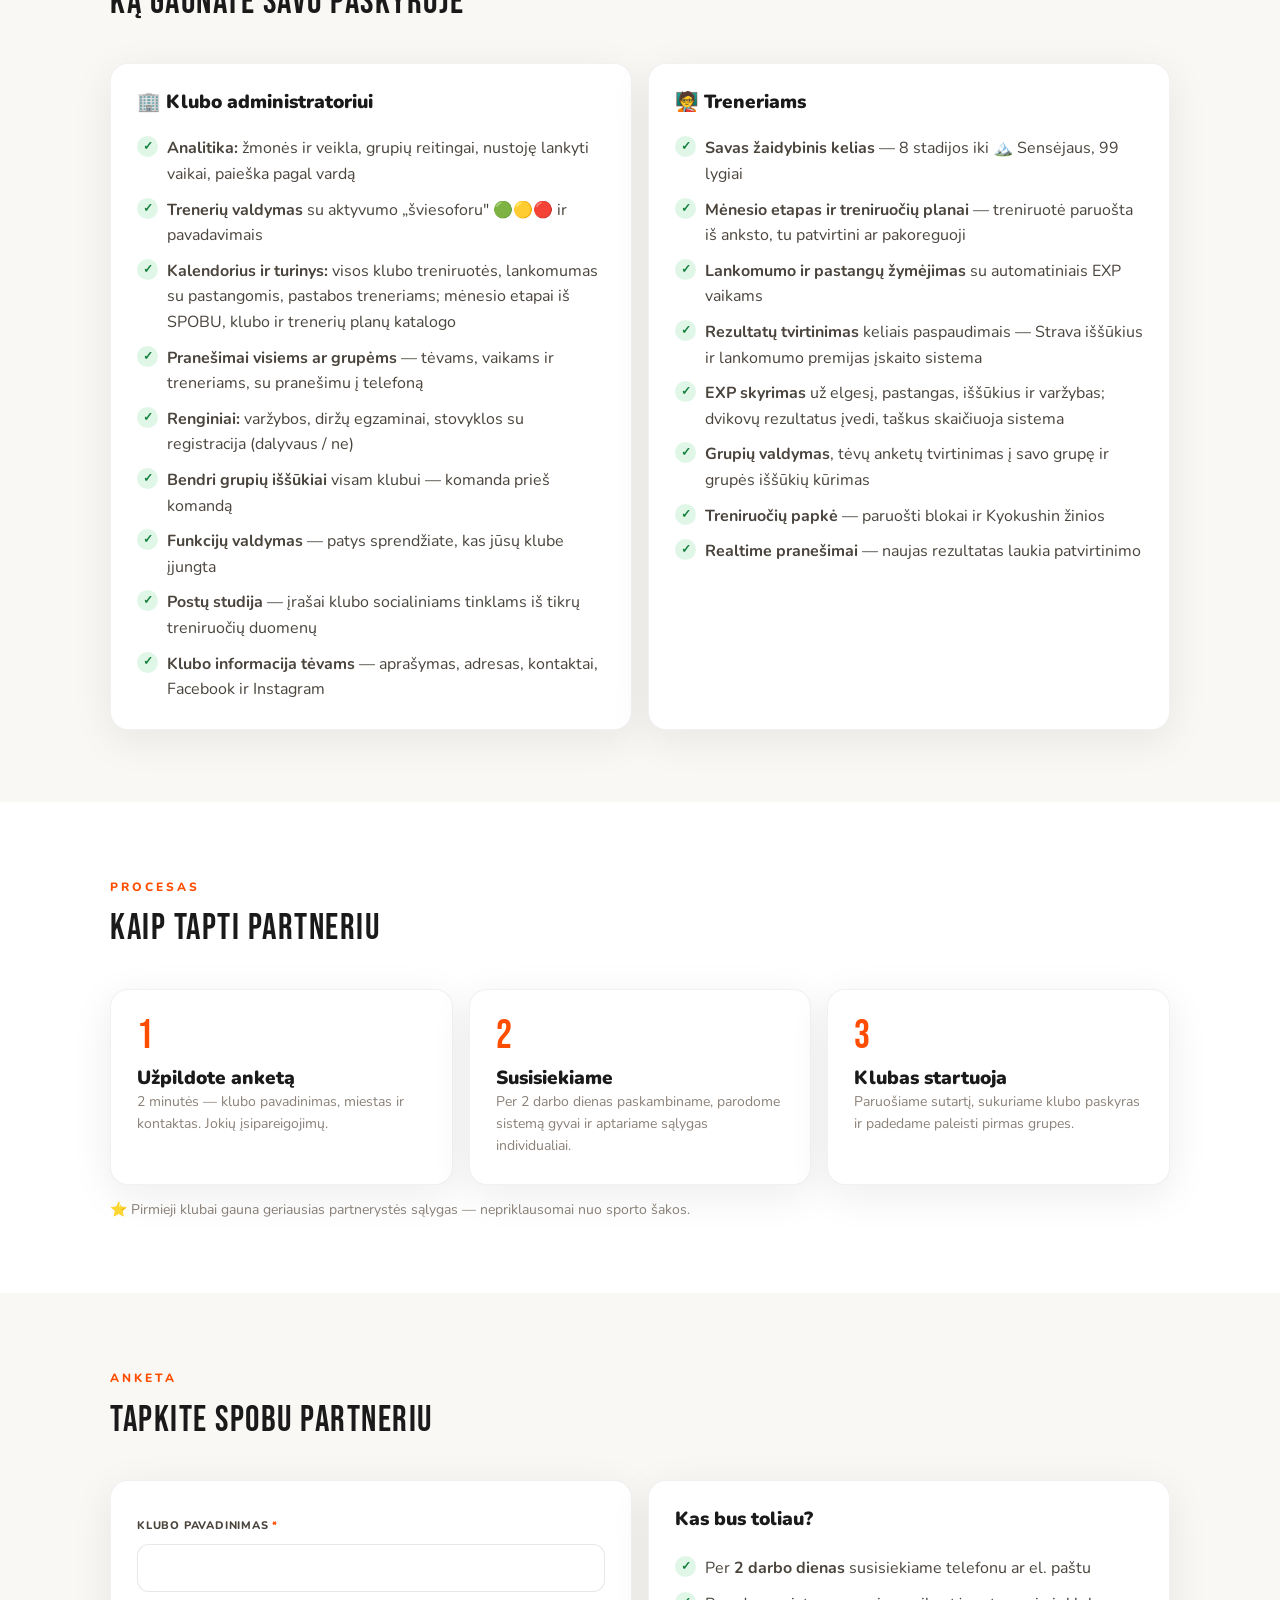
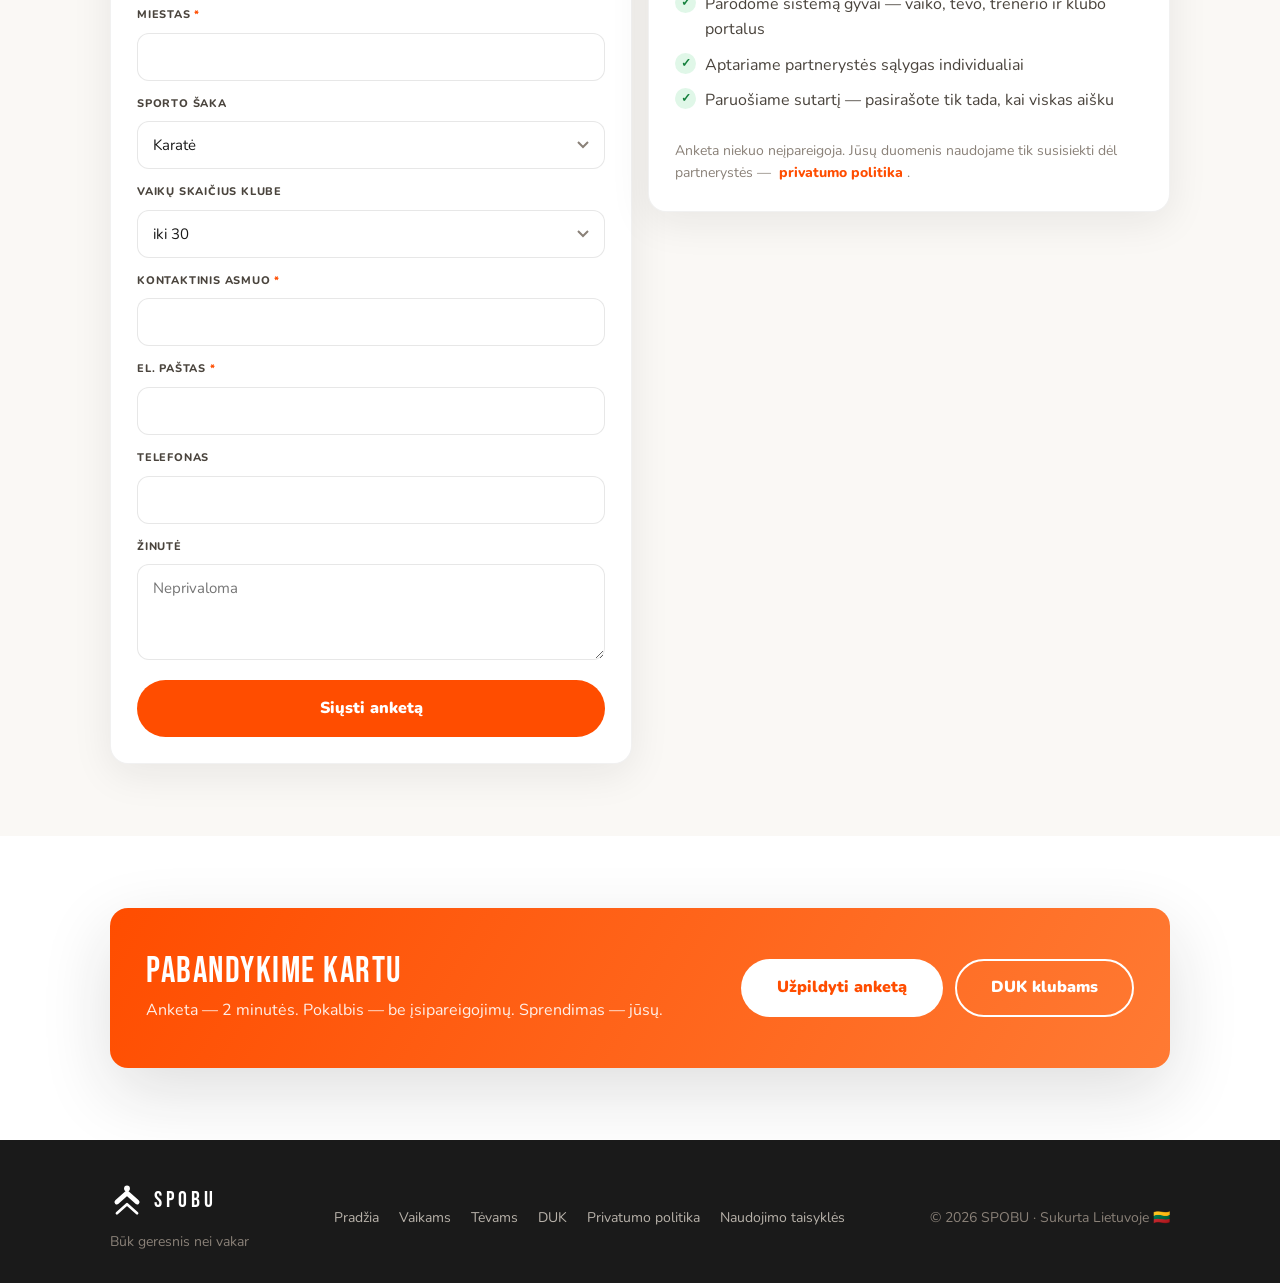
<file: klubams.html>
<!DOCTYPE html>
<html lang="lt">
<head>
<meta charset="UTF-8">
<meta name="viewport" content="width=device-width,initial-scale=1">
<title>SPOBU klubams — vaikų motyvacija ir klubo valdymas</title>
<meta name="description" content="SPOBU jūsų klubui: vaikų motyvacija ir išlaikymas, analitika, žinutės grupėms, renginiai. Pirmiesiems klubams — nemokama. Užpildykite anketą — susisieksime per 2 darbo dienas.">
<meta property="og:title" content="SPOBU klubams — pirmiesiems nemokama">
<meta property="og:description" content="Vaikų motyvacija, analitika, žinutės grupėms ir renginiai — pirmiesiems klubams nemokama.">
<meta property="og:locale" content="lt_LT">
<meta property="og:type" content="website">
<link rel="icon" href="favicon.svg" type="image/svg+xml">
<meta name="theme-color" content="#FF4D00">
<link rel="preconnect" href="https://fonts.googleapis.com">
<link rel="preconnect" href="https://fonts.gstatic.com" crossorigin>
<link href="https://fonts.googleapis.com/css2?family=Bebas+Neue&family=Nunito:wght@400;700;800;900&display=swap" rel="stylesheet">
<link rel="stylesheet" href="style.css?v=2">
</head>
<body>

<nav class="nav">
  <div class="wrap nav-in">
    <a class="logo" href="index.html"><svg class="logo-ico" viewBox="0 0 64 64" aria-hidden="true"><circle cx="32" cy="8.5" r="5.5" fill="currentColor"/><path d="M13 34 32 17 51 34" fill="none" stroke="currentColor" stroke-width="9" stroke-linecap="round" stroke-linejoin="round"/><path d="M13 55 32 38 51 55" fill="none" stroke="currentColor" stroke-width="5" stroke-linecap="round" stroke-linejoin="round"/></svg>SPOBU</a>
    <div class="nav-links">
      <a class="nl" href="vaikams.html">Vaikams</a>
      <a class="nl" href="tevams.html">Tėvams</a>
      <a class="nl" href="duk.html">DUK</a>
      <a class="btn btn-primary btn-sm" href="#anketa">Užpildyti anketą</a>
    </div>
  </div>
</nav>

<!-- HERO -->
<header class="hero">
  <div class="wrap hero-grid">
    <div>
      <span class="kicker">Sporto klubams</span>
      <h1 class="h-display" style="margin-top:12px;">PIRMIESIEMS KLUBAMS — <span class="accent">NEMOKAMA.</span></h1>
      <p class="lead">Programėlė didina vaikų motyvaciją ir lankomumą, padeda pritraukti naujus narius ir išlaikyti esamus, treneriams duoda įrankius, o klubui — pilną vaizdą ir modernų įvaizdį. Pirmieji klubai prisijungia be jokio mokesčio.</p>
      <div class="hero-cta">
        <a class="btn btn-primary btn-lg" href="#anketa">Užpildyti anketą (2 min.)</a>
        <a class="btn btn-outline btn-lg" href="#nauda">Kas mums iš to?</a>
      </div>
    </div>
    <div class="card reveal" style="align-self:center;">
      <h3 class="h3"><span class="card-ico">💼</span> Kaip tai atrodo klubo portale</h3>
      <div class="dark d-pad" style="margin-top:12px;">
        <div class="d-ttl" style="color:#22C55E;">📊 KLUBO PULSAS ŠIANDIEN</div>
        <p class="d-mut" style="font-size:13px;margin-top:6px;">Kas reikalauja dėmesio (naujos tėvų anketos, nustoję lankyti vaikai, grupės be etapo), lankomumas, kalendorius ir trenerių aktyvumas — visas klubas viename ekrane, be popierių ir excelių.</p>
      </div>
      <p class="small" style="margin-top:10px;">Prisijungimo sąlygas aptariame individualiai — pirmieji klubai startuoja nemokamai.</p>
    </div>
  </div>
</header>

<!-- VALUE PROPS -->
<section class="sec sec-alt" id="nauda">
  <div class="wrap">
    <div class="sec-head">
      <span class="kicker">Nauda klubui</span>
      <h2 class="h2">PENKIOS PRIEŽASTYS PRISIJUNGTI</h2>
    </div>
    <div class="bento">
      <div class="card b-2 reveal">
        <h3 class="h3"><span class="card-ico">🔥</span> Išlaikote esamus narius</h3>
        <p style="color:var(--ink2);">Vaikas, kuris renka EXP, ženkliukus ir serijas, nenori praleisti treniruotės — o jo grupė laukia jo taškų komandos reitinge. Motyvuotas vaikas = išlaikytas narys ir ramesni tėvai.</p>
      </div>
      <div class="card b-2 reveal">
        <h3 class="h3"><span class="card-ico">🧲</span> Pritraukiate naujus</h3>
        <p style="color:var(--ink2);">Tėvai dalinasi vaiko medaliais ir diržais kortele su savo nuotrauka, mato modernų klubą, kuris fiksuoja vaiko progresą, o ne tik renka mokestį. Skaitmeninis vaiko sporto kelias — argumentas, kurio kiti klubai dar neturi.</p>
      </div>
      <div class="card b-2 reveal">
        <h3 class="h3"><span class="card-ico">📣</span> Klubo įvaizdis auga pats</h3>
        <p style="color:var(--ink2);">Postų studija iš tikrų treniruočių duomenų per minutę paruošia gražų įrašą klubo socialiniams tinklams — po varžybų, diržų egzamino ar tiesiog geros savaitės. Treneris po treniruotės įkelia nuotrauką ar vaizdo įrašą su SPOBU rėmeliu. Vardai viešai — tik su tėvų sutikimu.</p>
      </div>
      <div class="card b-3 reveal">
        <h3 class="h3"><span class="card-ico">⏱️</span> Nulinė administracija</h3>
        <p style="color:var(--ink2);">Jokių IT diegimų — programėlė veikia telefone ir naršyklėje. Mėnesio etapo treniruotės paruoštos iš anksto (treneris tik patvirtina ar pakoreguoja), Strava iššūkius ir lankomumo premijas įskaito sistema. Paskyras sukuriame kartu per paleidimą.</p>
      </div>
      <div class="card b-3 reveal">
        <h3 class="h3"><span class="card-ico">📊</span> Analitika ir komunikacija</h3>
        <p style="color:var(--ink2);">Klubo valdymo portalas su statistika, reitingais ir pranešimais — tėvai, vaikai ir treneriai gauna žinutes apie renginius, varžybas ir klubo naujienas programėlėje ir telefono pranešimais.</p>
      </div>
    </div>
  </div>
</section>

<!-- KĄ GAUNA KLUBAS -->
<section class="sec">
  <div class="wrap">
    <div class="sec-head">
      <span class="kicker">Įrankiai</span>
      <h2 class="h2">KĄ GAUNATE SAVO PASKYROJE</h2>
    </div>
    <div class="bento">
      <div class="card b-3 reveal">
        <h3 class="h3">🏢 Klubo administratoriui</h3>
        <ul class="check" style="margin-top:10px;">
          <li><b>Analitika:</b> žmonės ir veikla, grupių reitingai, nustoję lankyti vaikai, paieška pagal vardą</li>
          <li><b>Trenerių valdymas</b> su aktyvumo „šviesoforu" 🟢🟡🔴 ir pavadavimais</li>
          <li><b>Kalendorius ir turinys:</b> visos klubo treniruotės, lankomumas su pastangomis, pastabos treneriams; mėnesio etapai iš SPOBU, klubo ir trenerių planų katalogo</li>
          <li><b>Pranešimai visiems ar grupėms</b> — tėvams, vaikams ir treneriams, su pranešimu į telefoną</li>
          <li><b>Renginiai:</b> varžybos, diržų egzaminai, stovyklos su registracija (dalyvaus / ne)</li>
          <li><b>Bendri grupių iššūkiai</b> visam klubui — komanda prieš komandą</li>
          <li><b>Funkcijų valdymas</b> — patys sprendžiate, kas jūsų klube įjungta</li>
          <li><b>Postų studija</b> — įrašai klubo socialiniams tinklams iš tikrų treniruočių duomenų</li>
          <li><b>Klubo informacija tėvams</b> — aprašymas, adresas, kontaktai, Facebook ir Instagram</li>
        </ul>
      </div>
      <div class="card b-3 reveal">
        <h3 class="h3">🧑‍🏫 Treneriams</h3>
        <ul class="check" style="margin-top:10px;">
          <li><b>Savas žaidybinis kelias</b> — 8 stadijos iki 🏔️ Sensėjaus, 99 lygiai</li>
          <li><b>Mėnesio etapas ir treniruočių planai</b> — treniruotė paruošta iš anksto, tu patvirtini ar pakoreguoji</li>
          <li><b>Lankomumo ir pastangų žymėjimas</b> su automatiniais EXP vaikams</li>
          <li><b>Rezultatų tvirtinimas</b> keliais paspaudimais — Strava iššūkius ir lankomumo premijas įskaito sistema</li>
          <li><b>EXP skyrimas</b> už elgesį, pastangas, iššūkius ir varžybas; dvikovų rezultatus įvedi, taškus skaičiuoja sistema</li>
          <li><b>Grupių valdymas</b>, tėvų anketų tvirtinimas į savo grupę ir grupės iššūkių kūrimas</li>
          <li><b>Treniruočių papkė</b> — paruošti blokai ir Kyokushin žinios</li>
          <li><b>Realtime pranešimai</b> — naujas rezultatas laukia patvirtinimo</li>
        </ul>
      </div>
    </div>
  </div>
</section>

<!-- KAIP TAPTI PARTNERIU -->
<section class="sec sec-alt">
  <div class="wrap">
    <div class="sec-head">
      <span class="kicker">Procesas</span>
      <h2 class="h2">KAIP TAPTI PARTNERIU</h2>
    </div>
    <div class="steps">
      <div class="step reveal"><h3 class="h3">Užpildote anketą</h3><p class="small">2 minutės — klubo pavadinimas, miestas ir kontaktas. Jokių įsipareigojimų.</p></div>
      <div class="step reveal"><h3 class="h3">Susisiekiame</h3><p class="small">Per 2 darbo dienas paskambiname, parodome sistemą gyvai ir aptariame sąlygas individualiai.</p></div>
      <div class="step reveal"><h3 class="h3">Klubas startuoja</h3><p class="small">Paruošiame sutartį, sukuriame klubo paskyras ir padedame paleisti pirmas grupes.</p></div>
    </div>
    <p class="small" style="margin-top:14px;">⭐ Pirmieji klubai gauna geriausias partnerystės sąlygas — nepriklausomai nuo sporto šakos.</p>
  </div>
</section>

<!-- ANKETA -->
<section class="sec" id="anketa">
  <div class="wrap">
    <div class="sec-head">
      <span class="kicker">Anketa</span>
      <h2 class="h2">TAPKITE SPOBU PARTNERIU</h2>
    </div>
    <div class="bento">
      <div class="card b-3">
        <form class="form" data-table="partner_applications">
          <label class="f-lbl" for="pa-club">Klubo pavadinimas <span class="req">*</span></label>
          <input class="inp" id="pa-club" name="club_name" required maxlength="200">
          <label class="f-lbl" for="pa-city">Miestas <span class="req">*</span></label>
          <input class="inp" id="pa-city" name="city" required maxlength="100">
          <label class="f-lbl" for="pa-sport">Sporto šaka</label>
          <select class="inp" id="pa-sport" name="sport">
            <option value="karate">Karatė</option>
            <option value="krepsinis">Krepšinis</option>
            <option value="futbolas">Futbolas</option>
            <option value="kita">Kita</option>
          </select>
          <label class="f-lbl" for="pa-kids">Vaikų skaičius klube</label>
          <select class="inp" id="pa-kids" name="kids_count">
            <option>iki 30</option>
            <option>30–100</option>
            <option>100–300</option>
            <option>300+</option>
          </select>
          <label class="f-lbl" for="pa-name">Kontaktinis asmuo <span class="req">*</span></label>
          <input class="inp" id="pa-name" name="contact_name" required maxlength="150">
          <label class="f-lbl" for="pa-email">El. paštas <span class="req">*</span></label>
          <input class="inp" id="pa-email" type="email" name="email" required maxlength="200">
          <label class="f-lbl" for="pa-phone">Telefonas</label>
          <input class="inp" id="pa-phone" type="tel" name="phone" maxlength="30">
          <label class="f-lbl" for="pa-msg">Žinutė</label>
          <textarea class="inp" id="pa-msg" name="message" placeholder="Neprivaloma" maxlength="490"></textarea>
          <input class="hp" type="text" name="website" tabindex="-1" autocomplete="off">
          <button class="btn btn-primary btn-lg" type="submit" style="margin-top:16px;">Siųsti anketą</button>
          <div class="msg msg-ok" style="display:none;">✅ Ačiū! Susisieksime per 2 darbo dienas.</div>
          <div class="msg msg-err" style="display:none;">⚠️ Nepavyko išsiųsti. Pabandykite dar kartą arba parašykite mums: <a href="mailto:info@spobu.lt">info@spobu.lt</a></div>
        </form>
      </div>
      <div class="card b-3" style="align-self:flex-start;">
        <h3 class="h3">Kas bus toliau?</h3>
        <ul class="check" style="margin-top:12px;">
          <li>Per <b>2 darbo dienas</b> susisiekiame telefonu ar el. paštu</li>
          <li>Parodome sistemą gyvai — vaiko, tėvo, trenerio ir klubo portalus</li>
          <li>Aptariame partnerystės sąlygas individualiai</li>
          <li>Paruošiame sutartį — pasirašote tik tada, kai viskas aišku</li>
        </ul>
        <p class="small" style="margin-top:14px;">Anketa niekuo neįpareigoja. Jūsų duomenis naudojame tik susisiekti dėl partnerystės — <a class="btn-ghost" href="https://app.spobu.lt/privatumo-politika.html">privatumo politika</a>.</p>
      </div>
    </div>
  </div>
</section>

<!-- CTA -->
<section class="sec sec-alt">
  <div class="wrap">
    <div class="band reveal">
      <div>
        <h2 class="h2">PABANDYKIME KARTU</h2>
        <p style="opacity:.9;margin-top:6px;">Anketa — 2 minutės. Pokalbis — be įsipareigojimų. Sprendimas — jūsų.</p>
      </div>
      <div style="display:flex;gap:12px;flex-wrap:wrap;">
        <a class="btn btn-inverse btn-lg" href="#anketa">Užpildyti anketą</a>
        <a class="btn btn-outline btn-lg" style="border-color:#fff;color:#fff;" href="duk.html#klubams">DUK klubams</a>
      </div>
    </div>
  </div>
</section>

<footer class="footer">
  <div class="wrap footer-in">
    <div>
      <a class="logo" href="index.html"><svg class="logo-ico" viewBox="0 0 64 64" aria-hidden="true"><circle cx="32" cy="8.5" r="5.5" fill="currentColor"/><path d="M13 34 32 17 51 34" fill="none" stroke="currentColor" stroke-width="9" stroke-linecap="round" stroke-linejoin="round"/><path d="M13 55 32 38 51 55" fill="none" stroke="currentColor" stroke-width="5" stroke-linecap="round" stroke-linejoin="round"/></svg>SPOBU</a>
      <p class="small" style="color:#8A8178;margin-top:6px;">Būk geresnis nei vakar</p>
    </div>
    <div style="display:flex;gap:20px;flex-wrap:wrap;">
      <a href="index.html">Pradžia</a>
      <a href="vaikams.html">Vaikams</a>
      <a href="tevams.html">Tėvams</a>
      <a href="duk.html">DUK</a>
      <a href="https://app.spobu.lt/privatumo-politika.html">Privatumo politika</a>
      <a href="https://app.spobu.lt/naudojimo-taisykles.html">Naudojimo taisyklės</a>
    </div>
    <p class="small" style="color:#8A8178;">© 2026 SPOBU · Sukurta Lietuvoje 🇱🇹</p>
  </div>
</footer>

<script src="site.js"></script>
<script>
/* Vieši (anon) Supabase raktai — tie patys kaip programėlėje */
SPOBU_WEB.setSupa('https://uowhoqqchrxksffdwkcq.supabase.co','eyJhbGciOiJIUzI1NiIsInR5cCI6IkpXVCJ9.eyJpc3MiOiJzdXBhYmFzZSIsInJlZiI6InVvd2hvcXFjaHJ4a3NmZmR3a2NxIiwicm9sZSI6ImFub24iLCJpYXQiOjE3NzcyMTcwMzQsImV4cCI6MjA5Mjc5MzAzNH0.igHddvnGfcgpyc2Q--Vdfsy4MM3JlrN4g4Nuj3ypbPM');
</script>
</body>
</html>
</file>
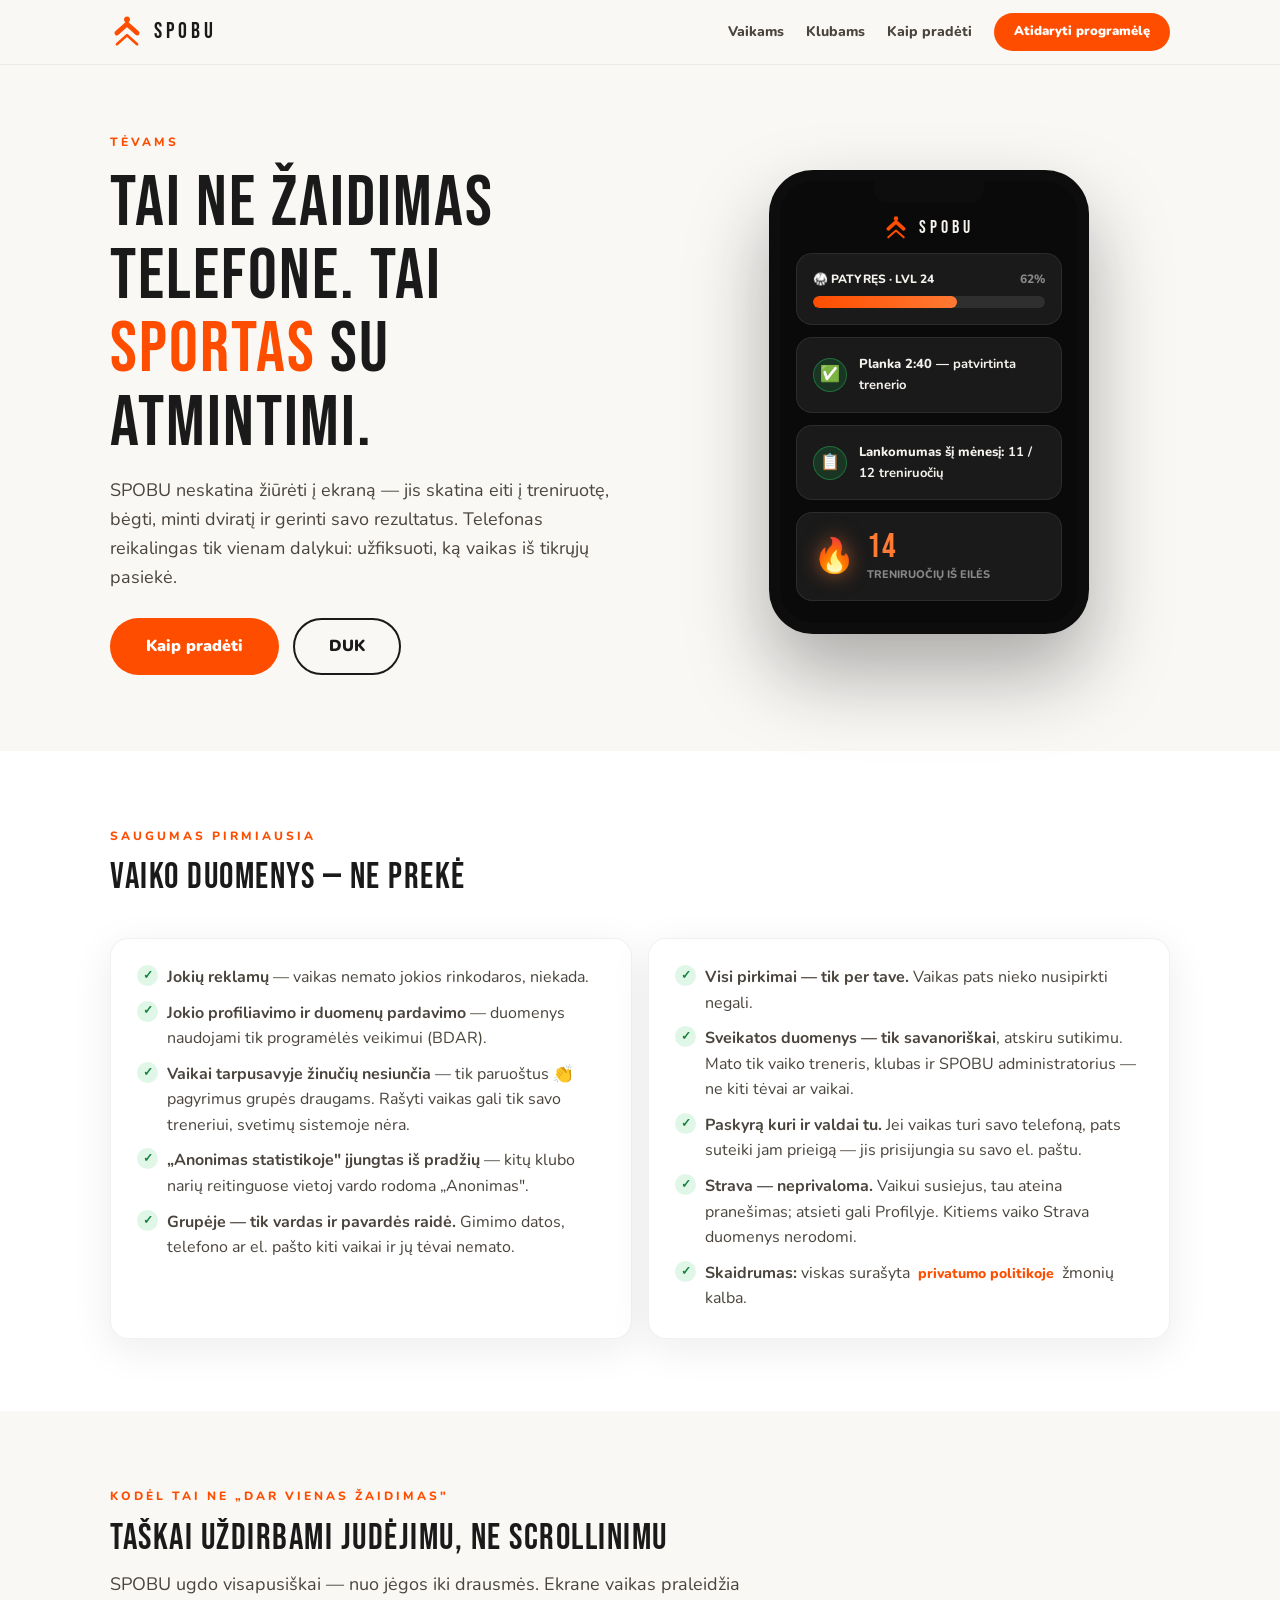
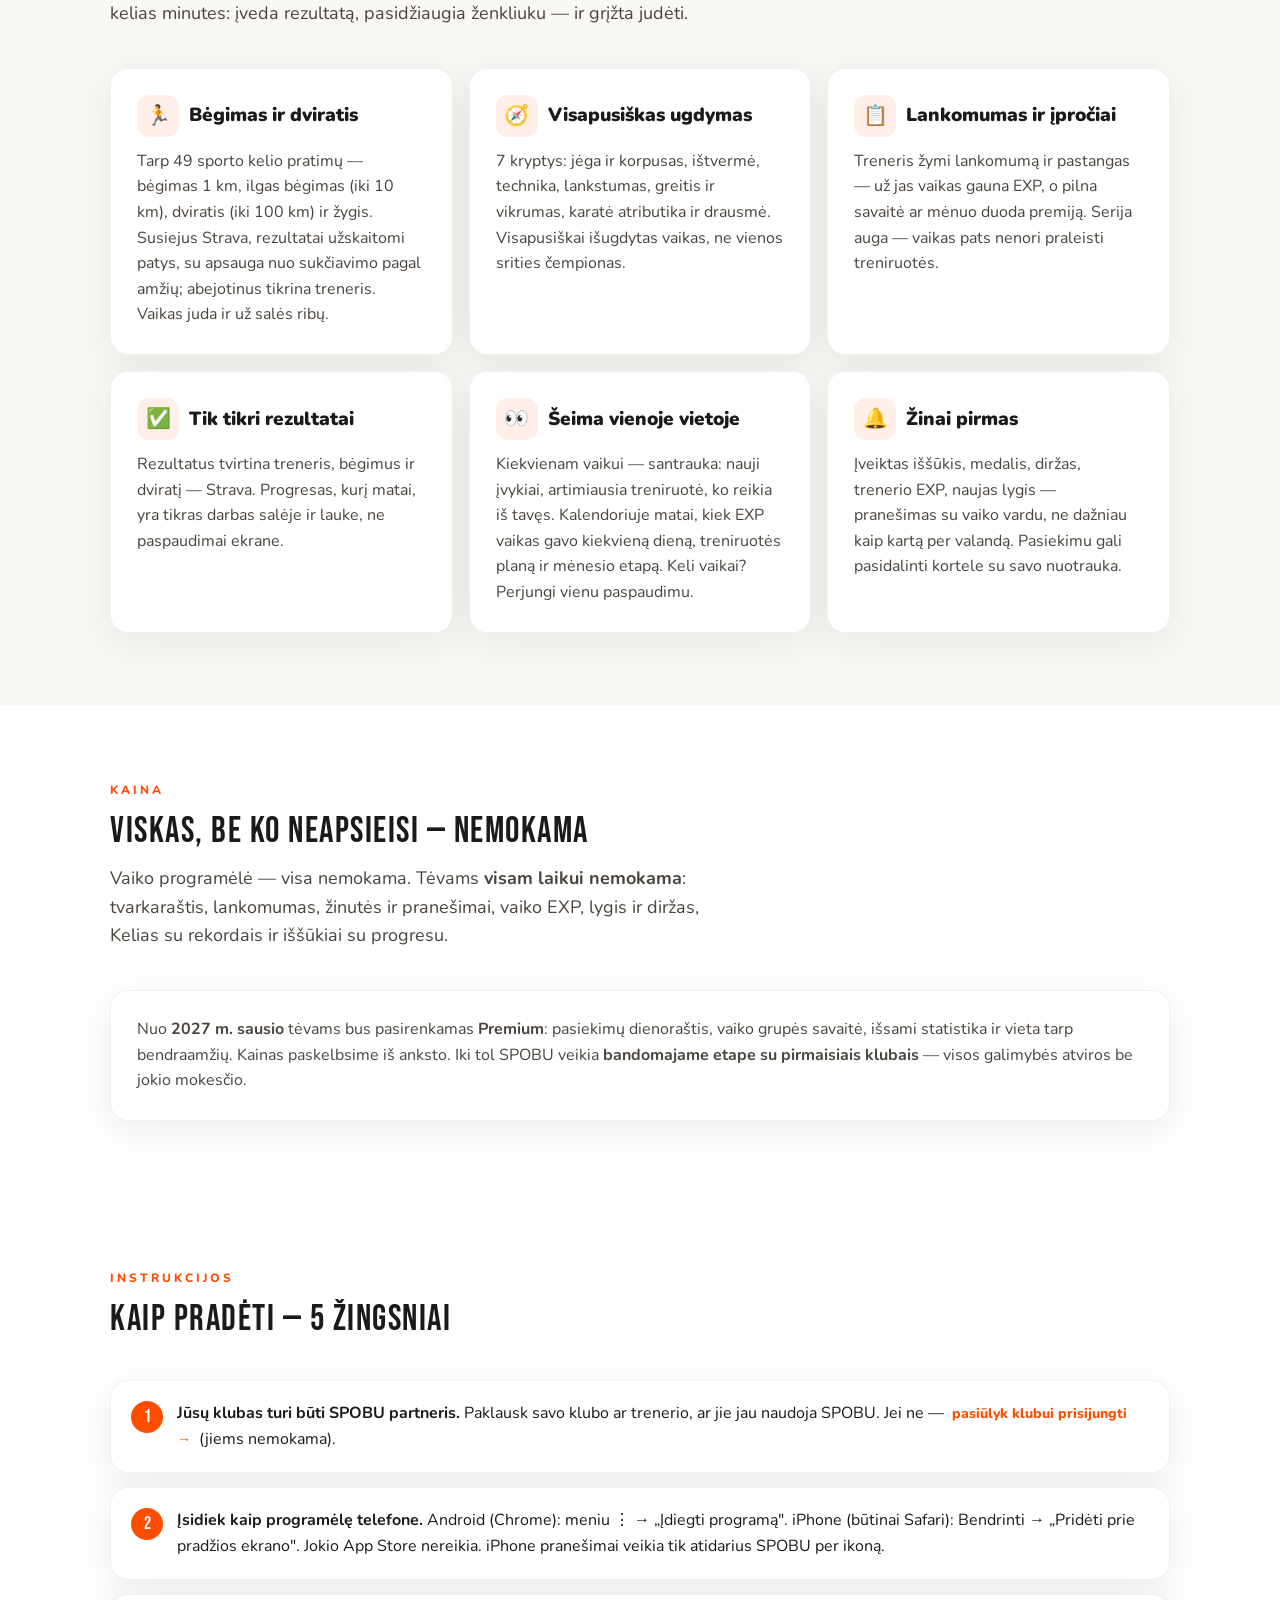
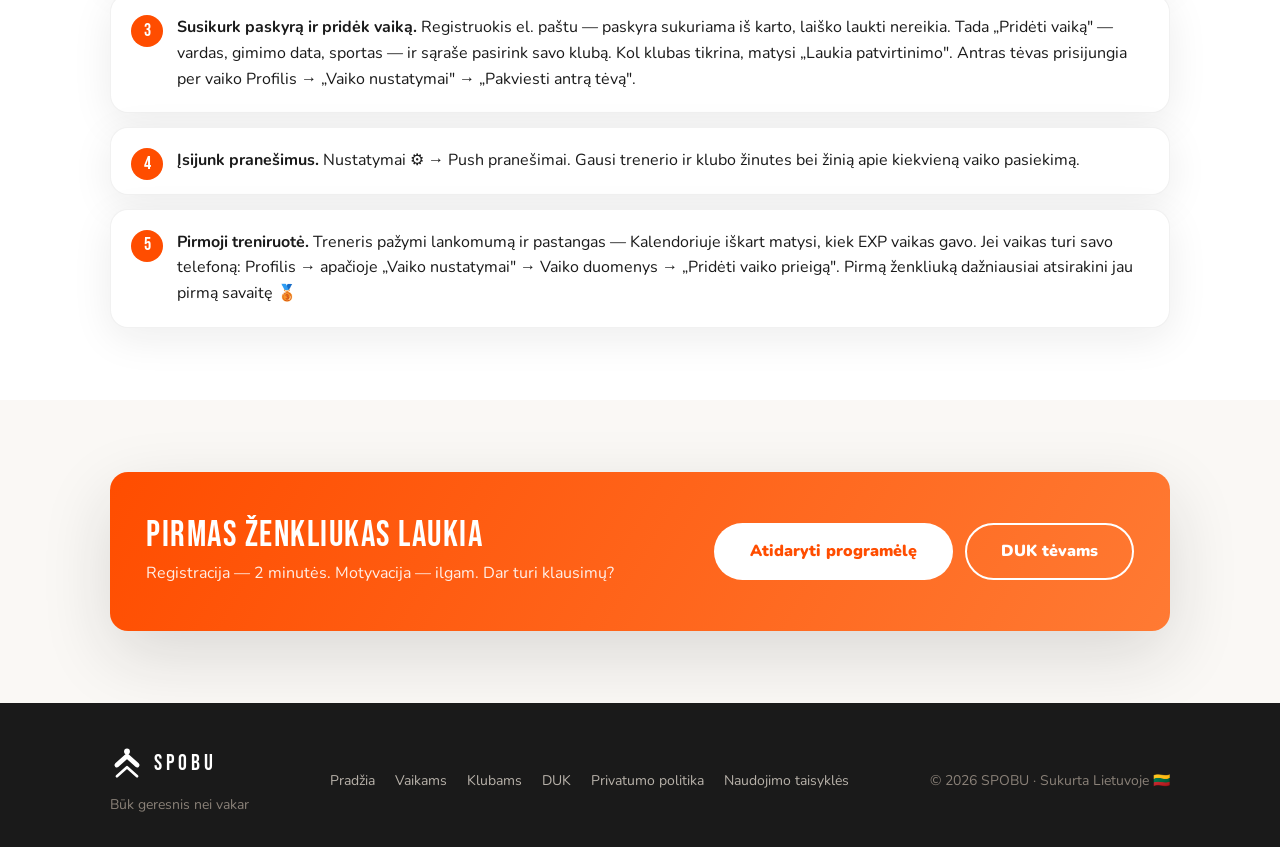
<file: tevams.html>
<!DOCTYPE html>
<html lang="lt">
<head>
<meta charset="UTF-8">
<meta name="viewport" content="width=device-width,initial-scale=1">
<title>SPOBU tėvams — sauga ir tikras vaiko progresas</title>
<meta name="description" content="SPOBU tėvams: be reklamų, BDAR sauga, skatina tikrą judėjimą — ne ekrano laiką. Bazinis naudojimas nemokamas. Matai vaiko lygį, lankomumą ir trenerio patvirtintus pasiekimus.">
<meta property="og:title" content="SPOBU tėvams — vaiko progresas tavo delne">
<meta property="og:description" content="Be reklamų, BDAR sauga, tikras judėjimas. Bazinis naudojimas nemokamas — matai tikrą vaiko progresą.">
<meta property="og:locale" content="lt_LT">
<meta property="og:type" content="website">
<link rel="icon" href="favicon.svg" type="image/svg+xml">
<meta name="theme-color" content="#FF4D00">
<link rel="preconnect" href="https://fonts.googleapis.com">
<link rel="preconnect" href="https://fonts.gstatic.com" crossorigin>
<link href="https://fonts.googleapis.com/css2?family=Bebas+Neue&family=Nunito:wght@400;700;800;900&display=swap" rel="stylesheet">
<link rel="stylesheet" href="style.css?v=2">
</head>
<body>

<nav class="nav">
  <div class="wrap nav-in">
    <a class="logo" href="index.html"><svg class="logo-ico" viewBox="0 0 64 64" aria-hidden="true"><circle cx="32" cy="8.5" r="5.5" fill="currentColor"/><path d="M13 34 32 17 51 34" fill="none" stroke="currentColor" stroke-width="9" stroke-linecap="round" stroke-linejoin="round"/><path d="M13 55 32 38 51 55" fill="none" stroke="currentColor" stroke-width="5" stroke-linecap="round" stroke-linejoin="round"/></svg>SPOBU</a>
    <div class="nav-links">
      <a class="nl" href="vaikams.html">Vaikams</a>
      <a class="nl" href="klubams.html">Klubams</a>
      <a class="nl" href="#pradzia">Kaip pradėti</a>
      <a class="btn btn-primary btn-sm" href="https://app.spobu.lt">Atidaryti programėlę</a>
    </div>
  </div>
</nav>

<!-- HERO -->
<header class="hero">
  <div class="wrap hero-grid">
    <div>
      <span class="kicker">Tėvams</span>
      <h1 class="h-display" style="margin-top:12px;">TAI NE ŽAIDIMAS TELEFONE. TAI <span class="accent">SPORTAS</span> SU ATMINTIMI.</h1>
      <p class="lead">SPOBU neskatina žiūrėti į ekraną — jis skatina eiti į treniruotę, bėgti, minti dviratį ir gerinti savo rezultatus. Telefonas reikalingas tik vienam dalykui: užfiksuoti, ką vaikas iš tikrųjų pasiekė.</p>
      <div class="hero-cta">
        <a class="btn btn-primary btn-lg" href="#pradzia">Kaip pradėti</a>
        <a class="btn btn-outline btn-lg" href="duk.html">DUK</a>
      </div>
    </div>
    <div class="phone reveal">
      <div class="phone-scr">
        <div class="phone-notch"></div>
        <span class="logo"><svg class="logo-ico" viewBox="0 0 64 64" aria-hidden="true"><circle cx="32" cy="8.5" r="5.5" fill="currentColor"/><path d="M13 34 32 17 51 34" fill="none" stroke="currentColor" stroke-width="9" stroke-linecap="round" stroke-linejoin="round"/><path d="M13 55 32 38 51 55" fill="none" stroke="currentColor" stroke-width="5" stroke-linecap="round" stroke-linejoin="round"/></svg>SPOBU</span>
        <div class="d-card">
          <div class="prog-row"><span>🥋 PATYRĘS · LVL 24</span><span class="d-mut">62%</span></div>
          <div class="prog"><div class="prog-fill" data-w="62" style="width:62%"></div></div>
        </div>
        <div class="d-card appr"><span class="ok">✅</span><div style="font-size:13px;">Planka 2:40 — <b>patvirtinta trenerio</b></div></div>
        <div class="d-card appr"><span class="ok">📋</span><div style="font-size:13px;">Lankomumas šį mėnesį: <b>11 / 12 treniruočių</b></div></div>
        <div class="d-card">
          <div class="streak"><span class="streak-fire">🔥</span><div><span class="num" data-count="14">14</span><div class="d-mut" style="font-size:11px;font-weight:800;">TRENIRUOČIŲ IŠ EILĖS</div></div></div>
        </div>
      </div>
    </div>
  </div>
</header>

<!-- SAUGA -->
<section class="sec sec-alt">
  <div class="wrap">
    <div class="sec-head">
      <span class="kicker">Saugumas pirmiausia</span>
      <h2 class="h2">VAIKO DUOMENYS — NE PREKĖ</h2>
    </div>
    <div class="bento">
      <div class="card b-3 reveal">
        <ul class="check">
          <li><b>Jokių reklamų</b> — vaikas nemato jokios rinkodaros, niekada.</li>
          <li><b>Jokio profiliavimo ir duomenų pardavimo</b> — duomenys naudojami tik programėlės veikimui (BDAR).</li>
          <li><b>Vaikai tarpusavyje žinučių nesiunčia</b> — tik paruoštus 👏 pagyrimus grupės draugams. Rašyti vaikas gali tik savo treneriui, svetimų sistemoje nėra.</li>
          <li><b>„Anonimas statistikoje" įjungtas iš pradžių</b> — kitų klubo narių reitinguose vietoj vardo rodoma „Anonimas".</li>
          <li><b>Grupėje — tik vardas ir pavardės raidė.</b> Gimimo datos, telefono ar el. pašto kiti vaikai ir jų tėvai nemato.</li>
        </ul>
      </div>
      <div class="card b-3 reveal">
        <ul class="check">
          <li><b>Visi pirkimai — tik per tave.</b> Vaikas pats nieko nusipirkti negali.</li>
          <li><b>Sveikatos duomenys — tik savanoriškai</b>, atskiru sutikimu. Mato tik vaiko treneris, klubas ir SPOBU administratorius — ne kiti tėvai ar vaikai.</li>
          <li><b>Paskyrą kuri ir valdai tu.</b> Jei vaikas turi savo telefoną, pats suteiki jam prieigą — jis prisijungia su savo el. paštu.</li>
          <li><b>Strava — neprivaloma.</b> Vaikui susiejus, tau ateina pranešimas; atsieti gali Profilyje. Kitiems vaiko Strava duomenys nerodomi.</li>
          <li><b>Skaidrumas:</b> viskas surašyta <a class="btn-ghost" href="https://app.spobu.lt/privatumo-politika.html">privatumo politikoje</a> žmonių kalba.</li>
        </ul>
      </div>
    </div>
  </div>
</section>

<!-- NE EKRANO ŽAIDIMAS -->
<section class="sec">
  <div class="wrap">
    <div class="sec-head">
      <span class="kicker">Kodėl tai ne „dar vienas žaidimas"</span>
      <h2 class="h2">TAŠKAI UŽDIRBAMI JUDĖJIMU, NE SCROLLINIMU</h2>
      <p class="lead">SPOBU ugdo visapusiškai — nuo jėgos iki drausmės. Ekrane vaikas praleidžia kelias minutes: įveda rezultatą, pasidžiaugia ženkliuku — ir grįžta judėti.</p>
    </div>
    <div class="bento">
      <div class="card b-2 reveal">
        <h3 class="h3"><span class="card-ico">🏃</span> Bėgimas ir dviratis</h3>
        <p style="color:var(--ink2);">Tarp 49 sporto kelio pratimų — bėgimas 1 km, ilgas bėgimas (iki 10 km), dviratis (iki 100 km) ir žygis. Susiejus Strava, rezultatai užskaitomi patys, su apsauga nuo sukčiavimo pagal amžių; abejotinus tikrina treneris. Vaikas juda ir už salės ribų.</p>
      </div>
      <div class="card b-2 reveal">
        <h3 class="h3"><span class="card-ico">🧭</span> Visapusiškas ugdymas</h3>
        <p style="color:var(--ink2);">7 kryptys: jėga ir korpusas, ištvermė, technika, lankstumas, greitis ir vikrumas, karatė atributika ir drausmė. Visapusiškai išugdytas vaikas, ne vienos srities čempionas.</p>
      </div>
      <div class="card b-2 reveal">
        <h3 class="h3"><span class="card-ico">📋</span> Lankomumas ir įpročiai</h3>
        <p style="color:var(--ink2);">Treneris žymi lankomumą ir pastangas — už jas vaikas gauna EXP, o pilna savaitė ar mėnuo duoda premiją. Serija auga — vaikas pats nenori praleisti treniruotės.</p>
      </div>
      <div class="card b-2 reveal">
        <h3 class="h3"><span class="card-ico">✅</span> Tik tikri rezultatai</h3>
        <p style="color:var(--ink2);">Rezultatus tvirtina treneris, bėgimus ir dviratį — Strava. Progresas, kurį matai, yra tikras darbas salėje ir lauke, ne paspaudimai ekrane.</p>
      </div>
      <div class="card b-2 reveal">
        <h3 class="h3"><span class="card-ico">👀</span> Šeima vienoje vietoje</h3>
        <p style="color:var(--ink2);">Kiekvienam vaikui — santrauka: nauji įvykiai, artimiausia treniruotė, ko reikia iš tavęs. Kalendoriuje matai, kiek EXP vaikas gavo kiekvieną dieną, treniruotės planą ir mėnesio etapą. Keli vaikai? Perjungi vienu paspaudimu.</p>
      </div>
      <div class="card b-2 reveal">
        <h3 class="h3"><span class="card-ico">🔔</span> Žinai pirmas</h3>
        <p style="color:var(--ink2);">Įveiktas iššūkis, medalis, diržas, trenerio EXP, naujas lygis — pranešimas su vaiko vardu, ne dažniau kaip kartą per valandą. Pasiekimu gali pasidalinti kortele su savo nuotrauka.</p>
      </div>
    </div>
  </div>
</section>

<!-- PLANAI -->
<section class="sec sec-alt" id="planai">
  <div class="wrap">
    <div class="sec-head">
      <span class="kicker">Kaina</span>
      <h2 class="h2">VISKAS, BE KO NEAPSIEISI — NEMOKAMA</h2>
      <p class="lead">Vaiko programėlė — visa nemokama. Tėvams <b>visam laikui nemokama</b>: tvarkaraštis, lankomumas, žinutės ir pranešimai, vaiko EXP, lygis ir diržas, Kelias su rekordais ir iššūkiai su progresu.</p>
    </div>
    <div class="bento">
      <div class="card b-6 reveal">
        <p style="color:var(--ink2);">Nuo <b>2027 m. sausio</b> tėvams bus pasirenkamas <b>Premium</b>: pasiekimų dienoraštis, vaiko grupės savaitė, išsami statistika ir vieta tarp bendraamžių. Kainas paskelbsime iš anksto. Iki tol SPOBU veikia <b>bandomajame etape su pirmaisiais klubais</b> — visos galimybės atviros be jokio mokesčio.</p>
      </div>
    </div>
  </div>
</section>

<!-- KAIP PRADĖTI -->
<section class="sec sec-alt" id="pradzia">
  <div class="wrap">
    <div class="sec-head">
      <span class="kicker">Instrukcijos</span>
      <h2 class="h2">KAIP PRADĖTI — 5 ŽINGSNIAI</h2>
    </div>
    <ol class="howto">
      <li class="reveal"><b>Jūsų klubas turi būti SPOBU partneris.</b> Paklausk savo klubo ar trenerio, ar jie jau naudoja SPOBU. Jei ne — <a class="btn-ghost" href="klubams.html">pasiūlyk klubui prisijungti →</a> (jiems nemokama).</li>
      <li class="reveal"><b>Įsidiek kaip programėlę telefone.</b> Android (Chrome): meniu ⋮ → „Įdiegti programą". iPhone (būtinai Safari): Bendrinti → „Pridėti prie pradžios ekrano". Jokio App Store nereikia. iPhone pranešimai veikia tik atidarius SPOBU per ikoną.</li>
      <li class="reveal"><b>Susikurk paskyrą ir pridėk vaiką.</b> Registruokis el. paštu — paskyra sukuriama iš karto, laiško laukti nereikia. Tada „Pridėti vaiką" — vardas, gimimo data, sportas — ir sąraše pasirink savo klubą. Kol klubas tikrina, matysi „Laukia patvirtinimo". Antras tėvas prisijungia per vaiko Profilis → „Vaiko nustatymai" → „Pakviesti antrą tėvą".</li>
      <li class="reveal"><b>Įsijunk pranešimus.</b> Nustatymai ⚙ → Push pranešimai. Gausi trenerio ir klubo žinutes bei žinią apie kiekvieną vaiko pasiekimą.</li>
      <li class="reveal"><b>Pirmoji treniruotė.</b> Treneris pažymi lankomumą ir pastangas — Kalendoriuje iškart matysi, kiek EXP vaikas gavo. Jei vaikas turi savo telefoną: Profilis → apačioje „Vaiko nustatymai" → Vaiko duomenys → „Pridėti vaiko prieigą". Pirmą ženkliuką dažniausiai atsirakini jau pirmą savaitę 🥉</li>
    </ol>
  </div>
</section>

<!-- CTA -->
<section class="sec">
  <div class="wrap">
    <div class="band reveal">
      <div>
        <h2 class="h2">PIRMAS ŽENKLIUKAS LAUKIA</h2>
        <p style="opacity:.9;margin-top:6px;">Registracija — 2 minutės. Motyvacija — ilgam. Dar turi klausimų?</p>
      </div>
      <div style="display:flex;gap:12px;flex-wrap:wrap;">
        <a class="btn btn-inverse btn-lg" href="https://app.spobu.lt">Atidaryti programėlę</a>
        <a class="btn btn-outline btn-lg" style="border-color:#fff;color:#fff;" href="duk.html#tevams">DUK tėvams</a>
      </div>
    </div>
  </div>
</section>

<footer class="footer">
  <div class="wrap footer-in">
    <div>
      <a class="logo" href="index.html"><svg class="logo-ico" viewBox="0 0 64 64" aria-hidden="true"><circle cx="32" cy="8.5" r="5.5" fill="currentColor"/><path d="M13 34 32 17 51 34" fill="none" stroke="currentColor" stroke-width="9" stroke-linecap="round" stroke-linejoin="round"/><path d="M13 55 32 38 51 55" fill="none" stroke="currentColor" stroke-width="5" stroke-linecap="round" stroke-linejoin="round"/></svg>SPOBU</a>
      <p class="small" style="color:#8A8178;margin-top:6px;">Būk geresnis nei vakar</p>
    </div>
    <div style="display:flex;gap:20px;flex-wrap:wrap;">
      <a href="index.html">Pradžia</a>
      <a href="vaikams.html">Vaikams</a>
      <a href="klubams.html">Klubams</a>
      <a href="duk.html">DUK</a>
      <a href="https://app.spobu.lt/privatumo-politika.html">Privatumo politika</a>
      <a href="https://app.spobu.lt/naudojimo-taisykles.html">Naudojimo taisyklės</a>
    </div>
    <p class="small" style="color:#8A8178;">© 2026 SPOBU · Sukurta Lietuvoje 🇱🇹</p>
  </div>
</footer>

<script src="site.js"></script>
</body>
</html>
</file>
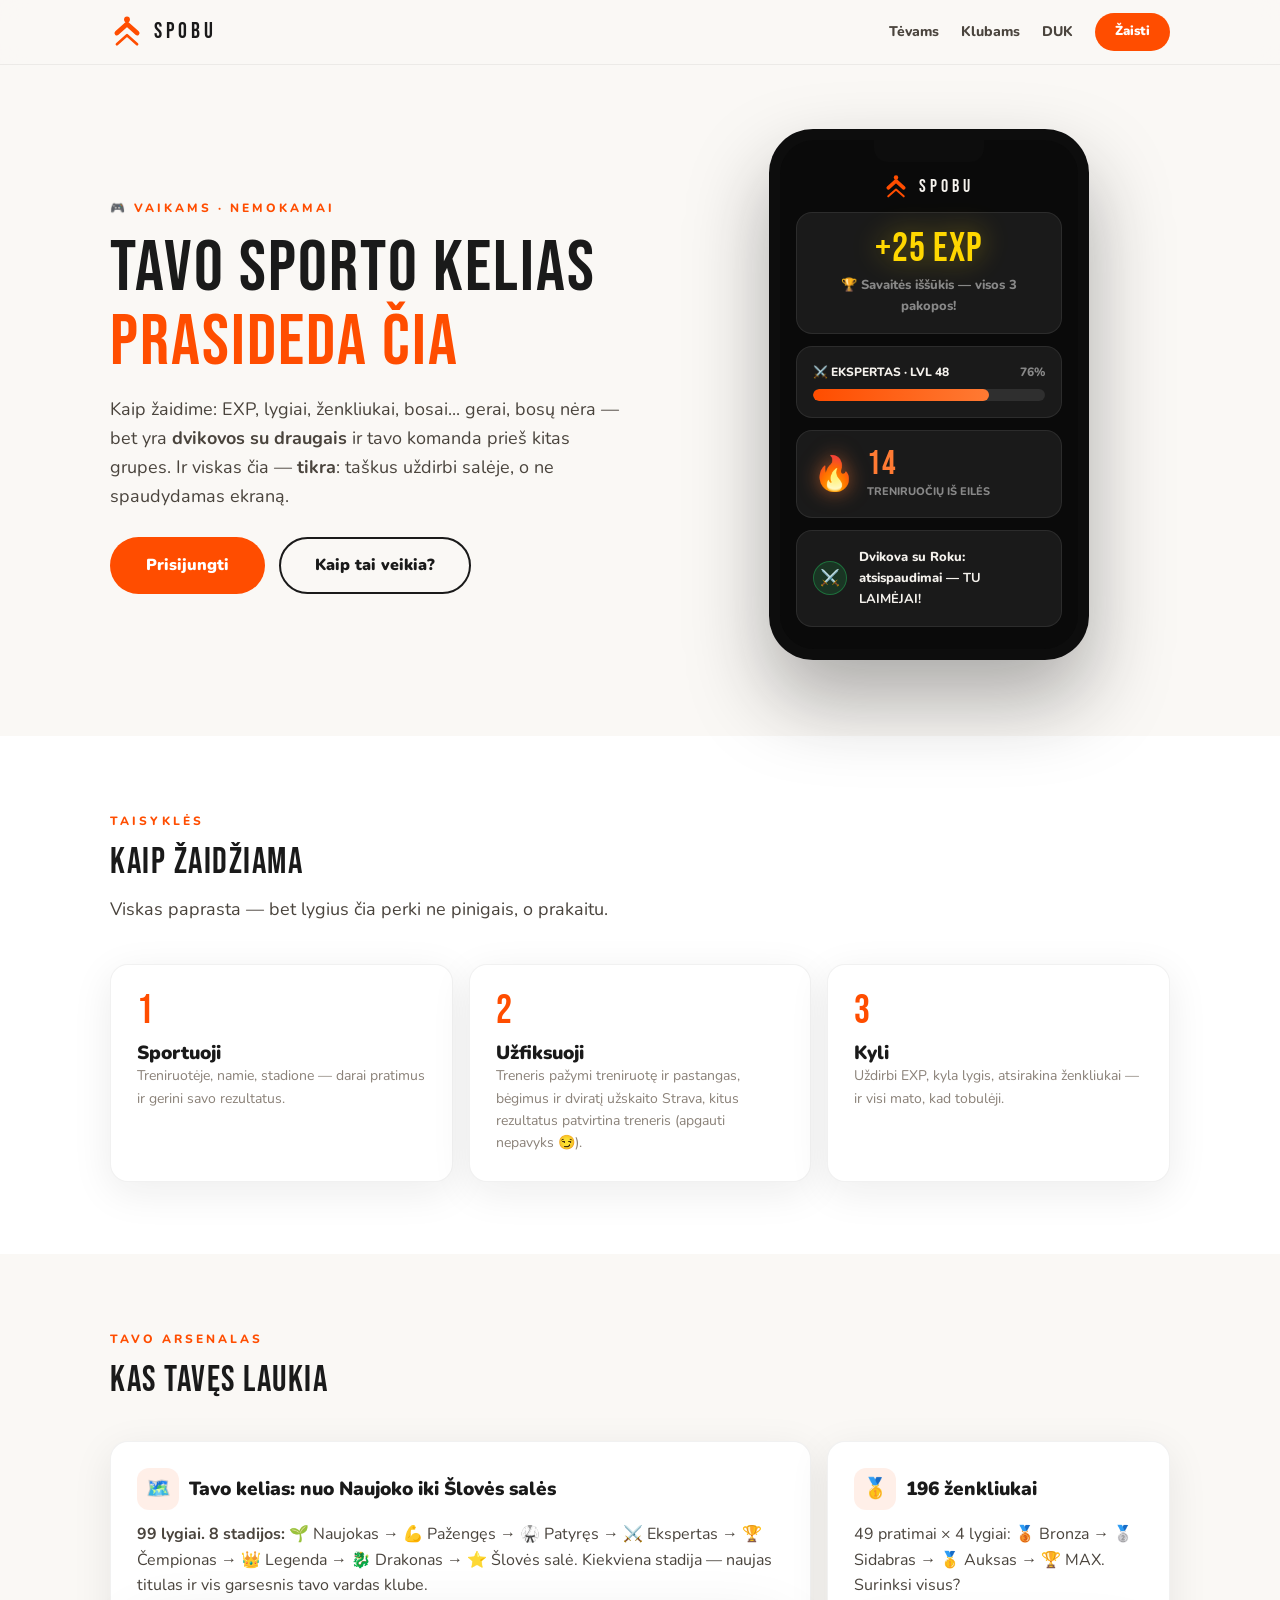
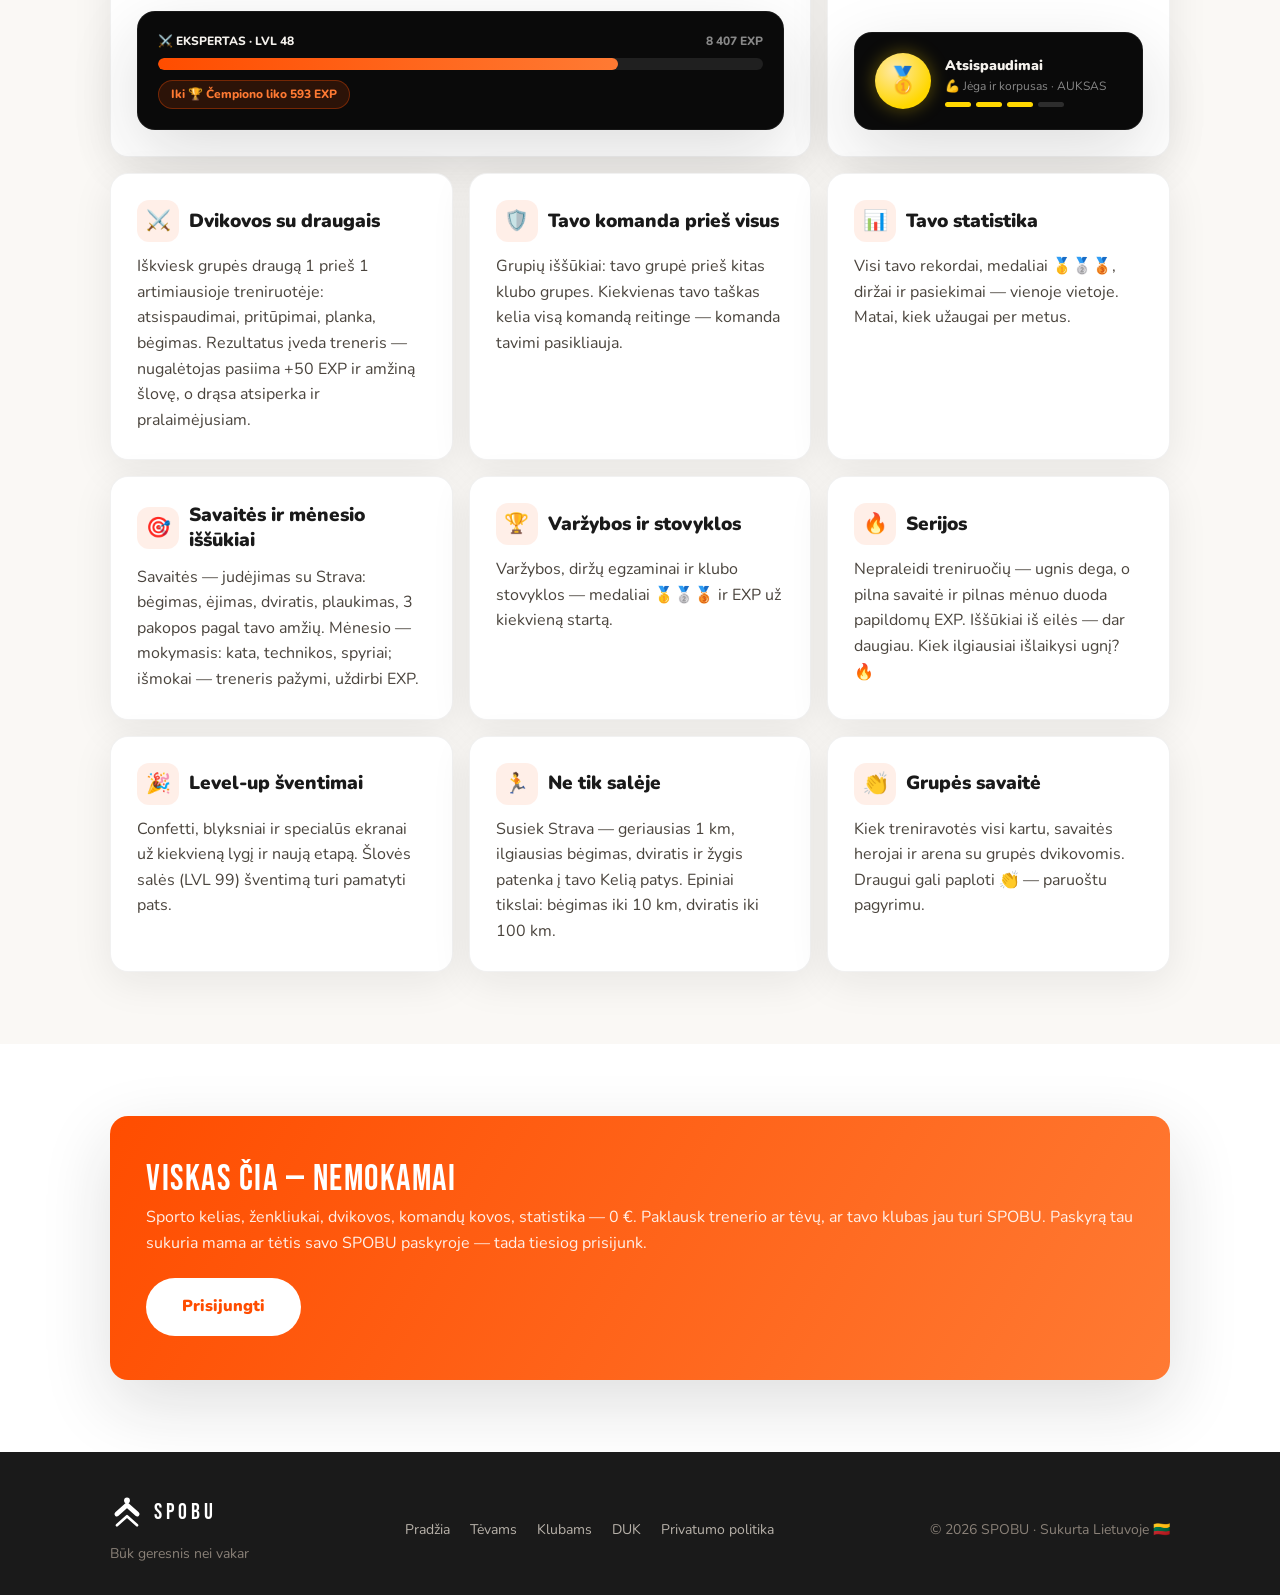
<file: vaikams.html>
<!DOCTYPE html>
<html lang="lt">
<head>
<meta charset="UTF-8">
<meta name="viewport" content="width=device-width,initial-scale=1">
<title>SPOBU vaikams — tavo sporto kelias prasideda čia</title>
<meta name="description" content="EXP, 99 lygiai, ženkliukai, dvikovos su draugais, Strava rekordai ir tavo komanda prieš kitas grupes. Nemokamai. Kaip žaidime — tik viskas tikra.">
<meta property="og:title" content="SPOBU vaikams — tavo sporto kelias prasideda čia">
<meta property="og:description" content="EXP, lygiai, ženkliukai, dvikovos ir komandų kovos — už tikrą prakaitą salėje.">
<meta property="og:locale" content="lt_LT">
<meta property="og:type" content="website">
<link rel="icon" href="favicon.svg" type="image/svg+xml">
<meta name="theme-color" content="#FF4D00">
<link rel="preconnect" href="https://fonts.googleapis.com">
<link rel="preconnect" href="https://fonts.gstatic.com" crossorigin>
<link href="https://fonts.googleapis.com/css2?family=Bebas+Neue&family=Nunito:wght@400;700;800;900&display=swap" rel="stylesheet">
<link rel="stylesheet" href="style.css?v=2">
</head>
<body>

<nav class="nav">
  <div class="wrap nav-in">
    <a class="logo" href="index.html"><svg class="logo-ico" viewBox="0 0 64 64" aria-hidden="true"><circle cx="32" cy="8.5" r="5.5" fill="currentColor"/><path d="M13 34 32 17 51 34" fill="none" stroke="currentColor" stroke-width="9" stroke-linecap="round" stroke-linejoin="round"/><path d="M13 55 32 38 51 55" fill="none" stroke="currentColor" stroke-width="5" stroke-linecap="round" stroke-linejoin="round"/></svg>SPOBU</a>
    <div class="nav-links">
      <a class="nl" href="tevams.html">Tėvams</a>
      <a class="nl" href="klubams.html">Klubams</a>
      <a class="nl" href="duk.html">DUK</a>
      <a class="btn btn-primary btn-sm" href="https://app.spobu.lt">Žaisti</a>
    </div>
  </div>
</nav>

<!-- HERO -->
<header class="hero">
  <div class="wrap hero-grid">
    <div>
      <span class="kicker">🎮 Vaikams · Nemokamai</span>
      <h1 class="h-display" style="margin-top:12px;">TAVO SPORTO KELIAS <span class="accent">PRASIDEDA ČIA</span></h1>
      <p class="lead">Kaip žaidime: EXP, lygiai, ženkliukai, bosai... gerai, bosų nėra — bet yra <b>dvikovos su draugais</b> ir tavo komanda prieš kitas grupes. Ir viskas čia — <b>tikra</b>: taškus uždirbi salėje, o ne spaudydamas ekraną.</p>
      <div class="hero-cta">
        <a class="btn btn-primary btn-lg" href="https://app.spobu.lt">Prisijungti</a>
        <a class="btn btn-outline btn-lg" href="#kaip">Kaip tai veikia?</a>
      </div>
    </div>
    <div class="phone reveal">
      <div class="phone-scr">
        <div class="phone-notch"></div>
        <span class="logo"><svg class="logo-ico" viewBox="0 0 64 64" aria-hidden="true"><circle cx="32" cy="8.5" r="5.5" fill="currentColor"/><path d="M13 34 32 17 51 34" fill="none" stroke="currentColor" stroke-width="9" stroke-linecap="round" stroke-linejoin="round"/><path d="M13 55 32 38 51 55" fill="none" stroke="currentColor" stroke-width="5" stroke-linecap="round" stroke-linejoin="round"/></svg>SPOBU</span>
        <div class="d-card exp-pop" style="padding:16px;">
          <span class="num" style="font-size:40px;">+25 EXP</span>
          <div class="who">🏆 Savaitės iššūkis — visos 3 pakopos!</div>
        </div>
        <div class="d-card">
          <div class="prog-row"><span>⚔️ EKSPERTAS · LVL 48</span><span class="d-mut">76%</span></div>
          <div class="prog"><div class="prog-fill" data-w="76" style="width:76%"></div></div>
        </div>
        <div class="d-card">
          <div class="streak"><span class="streak-fire">🔥</span><div><span class="num" data-count="14">14</span><div class="d-mut" style="font-size:11px;font-weight:800;">TRENIRUOČIŲ IŠ EILĖS</div></div></div>
        </div>
        <div class="d-card appr"><span class="ok">⚔️</span><div style="font-size:13px;">Dvikova su Roku: atsispaudimai — <b>TU LAIMĖJAI!</b></div></div>
      </div>
    </div>
  </div>
</header>

<!-- KAIP ŽAIDŽIAMA -->
<section class="sec sec-alt" id="kaip">
  <div class="wrap">
    <div class="sec-head">
      <span class="kicker">Taisyklės</span>
      <h2 class="h2">KAIP ŽAIDŽIAMA</h2>
      <p class="lead">Viskas paprasta — bet lygius čia perki ne pinigais, o prakaitu.</p>
    </div>
    <div class="steps">
      <div class="step reveal"><h3 class="h3">Sportuoji</h3><p class="small">Treniruotėje, namie, stadione — darai pratimus ir gerini savo rezultatus.</p></div>
      <div class="step reveal"><h3 class="h3">Užfiksuoji</h3><p class="small">Treneris pažymi treniruotę ir pastangas, bėgimus ir dviratį užskaito Strava, kitus rezultatus patvirtina treneris (apgauti nepavyks 😏).</p></div>
      <div class="step reveal"><h3 class="h3">Kyli</h3><p class="small">Uždirbi EXP, kyla lygis, atsirakina ženkliukai — ir visi mato, kad tobulėji.</p></div>
    </div>
  </div>
</section>

<!-- KAS TAVĘS LAUKIA -->
<section class="sec">
  <div class="wrap">
    <div class="sec-head">
      <span class="kicker">Tavo arsenalas</span>
      <h2 class="h2">KAS TAVĘS LAUKIA</h2>
    </div>
    <div class="bento">
      <div class="card b-4 reveal">
        <h3 class="h3"><span class="card-ico">🗺️</span> Tavo kelias: nuo Naujoko iki Šlovės salės</h3>
        <p style="color:var(--ink2);"><b>99 lygiai. 8 stadijos:</b> 🌱 Naujokas → 💪 Pažengęs → 🥋 Patyręs → ⚔️ Ekspertas → 🏆 Čempionas → 👑 Legenda → 🐉 Drakonas → ⭐ Šlovės salė. Kiekviena stadija — naujas titulas ir vis garsesnis tavo vardas klube.</p>
        <div class="dark d-pad" style="margin-top:auto;">
          <div class="prog-row"><span>⚔️ EKSPERTAS · LVL 48</span><span class="d-mut">8 407 EXP</span></div>
          <div class="prog"><div class="prog-fill" data-w="76" style="width:76%"></div></div>
          <div style="margin-top:10px;"><span class="stage-chip">Iki 🏆 Čempiono liko 593 EXP</span></div>
        </div>
      </div>
      <div class="card b-2 reveal">
        <h3 class="h3"><span class="card-ico">🥇</span> 196 ženkliukai</h3>
        <p style="color:var(--ink2);">49 pratimai × 4 lygiai: 🥉 Bronza → 🥈 Sidabras → 🥇 Auksas → 🏆 MAX. Surinksi visus?</p>
        <div class="dark d-pad" style="margin-top:auto;">
          <div class="sk-badge">
            <div class="sk-medal pop">🥇</div>
            <div>
              <div style="font-weight:900;font-size:14px;">Atsispaudimai</div>
              <div class="d-mut" style="font-size:12px;">💪 Jėga ir korpusas · AUKSAS</div>
              <div class="sk-tiers"><span class="sk-tier on"></span><span class="sk-tier on"></span><span class="sk-tier on"></span><span class="sk-tier"></span></div>
            </div>
          </div>
        </div>
      </div>
      <div class="card b-2 reveal">
        <h3 class="h3"><span class="card-ico">⚔️</span> Dvikovos su draugais</h3>
        <p style="color:var(--ink2);">Iškviesk grupės draugą 1 prieš 1 artimiausioje treniruotėje: atsispaudimai, pritūpimai, planka, bėgimas. Rezultatus įveda treneris — nugalėtojas pasiima +50 EXP ir amžiną šlovę, o drąsa atsiperka ir pralaimėjusiam.</p>
      </div>
      <div class="card b-2 reveal">
        <h3 class="h3"><span class="card-ico">🛡️</span> Tavo komanda prieš visus</h3>
        <p style="color:var(--ink2);">Grupių iššūkiai: tavo grupė prieš kitas klubo grupes. Kiekvienas tavo taškas kelia visą komandą reitinge — komanda tavimi pasikliauja.</p>
      </div>
      <div class="card b-2 reveal">
        <h3 class="h3"><span class="card-ico">📊</span> Tavo statistika</h3>
        <p style="color:var(--ink2);">Visi tavo rekordai, medaliai 🥇🥈🥉, diržai ir pasiekimai — vienoje vietoje. Matai, kiek užaugai per metus.</p>
      </div>
      <div class="card b-2 reveal">
        <h3 class="h3"><span class="card-ico">🎯</span> Savaitės ir mėnesio iššūkiai</h3>
        <p style="color:var(--ink2);">Savaitės — judėjimas su Strava: bėgimas, ėjimas, dviratis, plaukimas, 3 pakopos pagal tavo amžių. Mėnesio — mokymasis: kata, technikos, spyriai; išmokai — treneris pažymi, uždirbi EXP.</p>
      </div>
      <div class="card b-2 reveal">
        <h3 class="h3"><span class="card-ico">🏆</span> Varžybos ir stovyklos</h3>
        <p style="color:var(--ink2);">Varžybos, diržų egzaminai ir klubo stovyklos — medaliai 🥇🥈🥉 ir EXP už kiekvieną startą.</p>
      </div>
      <div class="card b-2 reveal">
        <h3 class="h3"><span class="card-ico">🔥</span> Serijos</h3>
        <p style="color:var(--ink2);">Nepraleidi treniruočių — ugnis dega, o pilna savaitė ir pilnas mėnuo duoda papildomų EXP. Iššūkiai iš eilės — dar daugiau. Kiek ilgiausiai išlaikysi ugnį? 🔥</p>
      </div>
      <div class="card b-2 reveal">
        <h3 class="h3"><span class="card-ico">🎉</span> Level-up šventimai</h3>
        <p style="color:var(--ink2);">Confetti, blyksniai ir specialūs ekranai už kiekvieną lygį ir naują etapą. Šlovės salės (LVL 99) šventimą turi pamatyti pats.</p>
      </div>
      <div class="card b-2 reveal">
        <h3 class="h3"><span class="card-ico">🏃</span> Ne tik salėje</h3>
        <p style="color:var(--ink2);">Susiek Strava — geriausias 1 km, ilgiausias bėgimas, dviratis ir žygis patenka į tavo Kelią patys. Epiniai tikslai: bėgimas iki 10 km, dviratis iki 100 km.</p>
      </div>
      <div class="card b-2 reveal">
        <h3 class="h3"><span class="card-ico">👏</span> Grupės savaitė</h3>
        <p style="color:var(--ink2);">Kiek treniravotės visi kartu, savaitės herojai ir arena su grupės dvikovomis. Draugui gali paploti 👏 — paruoštu pagyrimu.</p>
      </div>
    </div>
  </div>
</section>

<!-- NEMOKAMA -->
<section class="sec sec-alt">
  <div class="wrap">
    <div class="band reveal">
      <div>
        <h2 class="h2">VISKAS ČIA — NEMOKAMAI</h2>
        <p style="opacity:.9;margin-top:6px;">Sporto kelias, ženkliukai, dvikovos, komandų kovos, statistika — 0 €. Paklausk trenerio ar tėvų, ar tavo klubas jau turi SPOBU. Paskyrą tau sukuria mama ar tėtis savo SPOBU paskyroje — tada tiesiog prisijunk.</p>
      </div>
      <a class="btn btn-inverse btn-lg" href="https://app.spobu.lt">Prisijungti</a>
    </div>
  </div>
</section>

<footer class="footer">
  <div class="wrap footer-in">
    <div>
      <a class="logo" href="index.html"><svg class="logo-ico" viewBox="0 0 64 64" aria-hidden="true"><circle cx="32" cy="8.5" r="5.5" fill="currentColor"/><path d="M13 34 32 17 51 34" fill="none" stroke="currentColor" stroke-width="9" stroke-linecap="round" stroke-linejoin="round"/><path d="M13 55 32 38 51 55" fill="none" stroke="currentColor" stroke-width="5" stroke-linecap="round" stroke-linejoin="round"/></svg>SPOBU</a>
      <p class="small" style="color:#8A8178;margin-top:6px;">Būk geresnis nei vakar</p>
    </div>
    <div style="display:flex;gap:20px;flex-wrap:wrap;">
      <a href="index.html">Pradžia</a>
      <a href="tevams.html">Tėvams</a>
      <a href="klubams.html">Klubams</a>
      <a href="duk.html">DUK</a>
      <a href="https://app.spobu.lt/privatumo-politika.html">Privatumo politika</a>
    </div>
    <p class="small" style="color:#8A8178;">© 2026 SPOBU · Sukurta Lietuvoje 🇱🇹</p>
  </div>
</footer>

<script src="site.js"></script>
</body>
</html>
</file>
<file: style.css>
/* ============================================================
   SPOBU WEB — bendras stilius (landing: index / klubams / tevams)
   Hibridas: šviesus puslapis + tamsūs appso UI fragmentai.
   Tokens perkelti iš appso styles.css (#FF4D00, Bebas Neue, r18).
   ============================================================ */
*{box-sizing:border-box;margin:0;padding:0;}

:root{
  /* Brand (iš appso) */
  --br:#FF4D00;--br2:#FF7A33;--gld:#FFD700;--grn:#22C55E;--blu:#3B82F6;
  /* Šviesi paletė (web) */
  --bg:#FAF8F5;--bg2:#FFFFFF;--ink:#1A1A1A;--ink2:#4A443D;--mut:#8A8178;
  --bdr:rgba(26,26,26,.10);--bdr2:rgba(26,26,26,.06);
  /* Tamsioji (produkto fragmentai — 1:1 iš appso) */
  --d-bg:#0A0A0A;--d-card:#1A1A1A;--d-txt:#F5F2ED;--d-mut:#888;--d-bdr:rgba(255,255,255,.08);
  --r:18px;--r-sm:12px;
  --shadow:0 10px 40px rgba(26,26,26,.08);
  --shadow-lg:0 24px 70px rgba(26,26,26,.14);
}

html{scroll-behavior:smooth;}
body{background:var(--bg);color:var(--ink);font-family:'Nunito',sans-serif;font-size:16px;line-height:1.6;-webkit-font-smoothing:antialiased;}

/* ---------- Tipografija ---------- */
.h-display{font-family:'Bebas Neue',sans-serif;font-size:clamp(42px,7vw,72px);line-height:1.02;letter-spacing:2px;font-weight:400;}
.h1{font-family:'Bebas Neue',sans-serif;font-size:clamp(34px,5vw,52px);line-height:1.05;letter-spacing:2px;font-weight:400;}
.h2{font-family:'Bebas Neue',sans-serif;font-size:clamp(26px,4vw,36px);line-height:1.1;letter-spacing:1.5px;font-weight:400;}
.h3{font-size:19px;font-weight:900;line-height:1.3;}
.lead{font-size:18px;color:var(--ink2);line-height:1.6;}
.small{font-size:14px;color:var(--mut);}
.kicker{font-size:12px;font-weight:800;letter-spacing:3px;text-transform:uppercase;color:var(--br);}
.accent{color:var(--br);}
.num{font-family:'Bebas Neue',sans-serif;letter-spacing:1px;}

/* ---------- Layout ---------- */
.wrap{width:min(1100px,100%);margin:0 auto;padding:0 20px;}
.sec{padding:72px 0;}
.sec-alt{background:var(--bg2);}
.sec-head{max-width:640px;margin-bottom:40px;}
.sec-head .h2{margin:10px 0 12px;}

/* ---------- Logo (SPOBU) ---------- */
.logo{display:inline-flex;align-items:center;gap:10px;font-family:'Bebas Neue',sans-serif;letter-spacing:4px;font-size:22px;color:var(--ink);text-decoration:none;line-height:1;}
.logo-ico{width:34px;height:34px;display:block;color:var(--br);}
.logo.logo-lg{font-size:30px;gap:12px;}
.logo.logo-lg .logo-ico{width:46px;height:46px;}
.footer .logo .logo-ico{color:#fff;}
.tagline{font-size:11px;font-weight:800;letter-spacing:3px;text-transform:uppercase;color:var(--br);}

/* ---------- Nav ---------- */
.nav{position:sticky;top:0;z-index:100;background:rgba(250,248,245,.88);backdrop-filter:blur(12px);border-bottom:1px solid var(--bdr2);}
.nav-in{display:flex;align-items:center;gap:26px;height:64px;}
.nav-links{display:flex;gap:22px;margin-left:auto;align-items:center;}
.nav a.nl{color:var(--ink2);text-decoration:none;font-size:14px;font-weight:800;}
.nav a.nl:hover{color:var(--br);}

/* ---------- Mygtukai ---------- */
.btn{display:inline-flex;align-items:center;justify-content:center;gap:8px;border-radius:99px;padding:14px 26px;font-family:'Nunito',sans-serif;font-size:15px;font-weight:900;cursor:pointer;text-decoration:none;border:2px solid transparent;transition:transform .15s ease,background .2s,border-color .2s,color .2s;line-height:1.2;}
.btn:active{transform:scale(.97);}
.btn:focus-visible{outline:3px solid var(--br2);outline-offset:2px;}
.btn-primary{background:var(--br);color:#fff;}
.btn-primary:hover{background:#E03800;}
.btn-outline{background:transparent;color:var(--ink);border-color:var(--ink);}
.btn-outline:hover{border-color:var(--br);color:var(--br);}
.btn-ghost{background:none;border:none;color:var(--br);font-weight:800;font-size:14px;cursor:pointer;padding:6px 4px;text-decoration:none;}
.btn-ghost:hover{text-decoration:underline;}
.btn-lg{padding:17px 34px;font-size:16px;}
.btn-sm{padding:9px 18px;font-size:13px;}

/* ---------- Badge'ai ---------- */
.badge{display:inline-flex;align-items:center;gap:6px;border-radius:99px;padding:5px 14px;font-size:12px;font-weight:800;letter-spacing:.6px;text-transform:uppercase;}
.badge-live{background:rgba(34,197,94,.12);color:#15803D;border:1px solid rgba(34,197,94,.35);}
.badge-soon{background:rgba(255,77,0,.08);color:var(--br);border:1px dashed rgba(255,77,0,.45);}
.badge-trust{background:var(--bg2);border:1px solid var(--bdr);color:var(--ink2);font-size:13px;text-transform:none;letter-spacing:0;padding:9px 16px;box-shadow:var(--shadow);}

/* Trust juosta */
.trust-row{display:flex;flex-wrap:wrap;gap:12px;}

/* ---------- Kortelės (šviesios / bento) ---------- */
.card{background:var(--bg2);border:1px solid var(--bdr2);border-radius:var(--r);padding:26px;box-shadow:var(--shadow);}
.bento{display:grid;grid-template-columns:repeat(6,1fr);gap:16px;}
.bento .card{display:flex;flex-direction:column;gap:12px;}
.b-2{grid-column:span 2;}
.b-3{grid-column:span 3;}
.b-4{grid-column:span 4;}
.b-6{grid-column:span 6;}
.vert-grid{display:grid;grid-template-columns:repeat(4,1fr);gap:12px;margin-top:12px;}
.card .h3{display:flex;align-items:center;gap:10px;}
.card-ico{width:42px;height:42px;border-radius:var(--r-sm);background:rgba(255,77,0,.09);display:flex;align-items:center;justify-content:center;font-size:20px;flex-shrink:0;}

/* Kainų kortelė */
.price-card{position:relative;display:flex;flex-direction:column;gap:10px;}
.price{font-family:'Bebas Neue',sans-serif;font-size:44px;letter-spacing:1px;line-height:1;}
.price em{font-style:normal;font-size:18px;color:var(--mut);}
.price-feat{list-style:none;display:flex;flex-direction:column;gap:8px;font-size:14px;color:var(--ink2);}
.price-feat li::before{content:'✓';color:var(--grn);font-weight:900;margin-right:8px;}

/* Skaičių juosta */
.stats{display:flex;flex-wrap:wrap;gap:14px;justify-content:space-between;}
.stat{flex:1;min-width:130px;text-align:center;padding:22px 10px;background:var(--bg2);border:1px solid var(--bdr2);border-radius:var(--r);box-shadow:var(--shadow);}
.stat .num{font-size:52px;color:var(--br);display:block;line-height:1;}
.stat .lbl{font-size:12px;font-weight:800;letter-spacing:1.5px;text-transform:uppercase;color:var(--mut);margin-top:6px;display:block;}

/* Žingsniai */
.steps{display:grid;grid-template-columns:repeat(3,1fr);gap:16px;counter-reset:step;}
.step{position:relative;padding:26px;background:var(--bg2);border:1px solid var(--bdr2);border-radius:var(--r);box-shadow:var(--shadow);}
.step::before{counter-increment:step;content:counter(step);font-family:'Bebas Neue',sans-serif;font-size:40px;color:var(--br);display:block;line-height:1;margin-bottom:10px;}

/* ---------- TAMSŪS PRODUKTO FRAGMENTAI (1:1 appso stilius) ---------- */
.dark{background:var(--d-bg);color:var(--d-txt);border-radius:var(--r);border:1px solid rgba(26,26,26,.9);box-shadow:var(--shadow-lg);overflow:hidden;}
.d-card{background:var(--d-card);border:.5px solid var(--d-bdr);border-radius:16px;padding:16px;}
.d-pad{padding:20px;}
.d-mut{color:var(--d-mut);}
.d-ttl{font-family:'Bebas Neue',sans-serif;letter-spacing:2px;font-size:18px;}

/* Sporto kelio progreso juosta */
.prog-row{display:flex;align-items:center;justify-content:space-between;font-size:12px;font-weight:800;margin-bottom:7px;}
.prog{height:12px;border-radius:99px;background:rgba(255,255,255,.09);overflow:hidden;}
.prog-fill{height:100%;width:0;border-radius:99px;background:linear-gradient(90deg,var(--br),var(--br2));transition:width 1.2s cubic-bezier(.2,.8,.2,1);}
.stage-chip{display:inline-flex;align-items:center;gap:8px;background:rgba(255,77,0,.14);border:1px solid rgba(255,77,0,.35);color:var(--br2);border-radius:99px;padding:4px 12px;font-size:12px;font-weight:800;}

/* Skill ženkliukas */
.sk-badge{display:flex;align-items:center;gap:14px;}
.sk-medal{width:56px;height:56px;border-radius:50%;display:flex;align-items:center;justify-content:center;font-size:26px;background:radial-gradient(circle at 35% 30%,#FFE9A8,var(--gld) 70%);box-shadow:0 0 18px rgba(255,215,0,.35);flex-shrink:0;}
.sk-tiers{display:flex;gap:5px;margin-top:6px;}
.sk-tier{width:26px;height:5px;border-radius:99px;background:rgba(255,255,255,.14);}
.sk-tier.on{background:var(--gld);}

/* Streak */
.streak{display:flex;align-items:center;gap:12px;}
.streak-fire{font-size:34px;animation:breathe 2.4s ease-in-out infinite;filter:drop-shadow(0 0 10px rgba(255,122,51,.6));}
.streak .num{font-size:34px;color:var(--br2);line-height:1;}

/* EXP pop-up fragmentas */
.exp-pop{position:relative;text-align:center;padding:26px 20px;}
.exp-pop .num{font-size:56px;color:var(--gld);display:block;line-height:1;filter:drop-shadow(0 0 14px rgba(255,215,0,.45));}
.exp-pop .who{font-size:13px;font-weight:800;color:var(--d-mut);margin-top:6px;}
.conf{position:absolute;top:-4px;width:8px;height:8px;border-radius:2px;opacity:0;pointer-events:none;}
.reveal.on .conf{animation:confDrop 1.6s ease-in forwards;}
@keyframes confDrop{0%{transform:translateY(0) rotate(0);opacity:1;}100%{transform:translateY(150px) rotate(540deg);opacity:0;}}

/* Patvirtinimo kortelė */
.appr{display:flex;align-items:center;gap:12px;font-size:14px;font-weight:800;}
.appr .ok{width:34px;height:34px;border-radius:50%;background:rgba(34,197,94,.16);border:1px solid rgba(34,197,94,.4);display:flex;align-items:center;justify-content:center;font-size:16px;flex-shrink:0;}

/* Telefono rėmelis */
.phone{width:min(320px,86vw);background:#0D0D0D;border-radius:44px;padding:11px;box-shadow:0 40px 80px rgba(26,26,26,.35),0 0 0 1px rgba(255,255,255,.06);margin:0 auto;}
.phone-scr{background:var(--d-bg);color:var(--d-txt);border-radius:34px;overflow:hidden;min-height:420px;display:flex;flex-direction:column;gap:12px;padding:22px 16px;}
.phone-notch{width:110px;height:22px;background:#0D0D0D;border-radius:0 0 14px 14px;margin:-22px auto 0;}
.phone .logo{color:var(--d-txt);font-size:18px;justify-content:center;display:flex;}
.phone .logo .logo-ico{width:26px;height:26px;}

/* Promo video */
.video-wrap{max-width:860px;margin:0 auto;}
.video-wrap video{width:100%;display:block;border-radius:var(--r);box-shadow:var(--shadow-lg);background:#000;}

/* ---------- Hero ---------- */
.hero{padding:64px 0 76px;}
.hero-grid{display:grid;grid-template-columns:1.05fr .95fr;gap:44px;align-items:center;}
.hero-cta{display:flex;gap:14px;flex-wrap:wrap;margin-top:26px;}
.hero .lead{margin-top:16px;max-width:520px;}

/* Checklist (value props) */
.check{list-style:none;display:flex;flex-direction:column;gap:10px;}
.check li{padding-left:30px;position:relative;color:var(--ink2);}
.check li::before{content:'✓';position:absolute;left:0;top:0;width:21px;height:21px;border-radius:50%;background:rgba(34,197,94,.14);color:#15803D;font-weight:900;font-size:12px;display:flex;align-items:center;justify-content:center;}

/* Numeruoti instrukcijų žingsniai (vertikalūs) */
.howto{list-style:none;counter-reset:ht;display:flex;flex-direction:column;gap:14px;}
.howto li{counter-increment:ht;position:relative;padding:20px 22px 20px 66px;background:var(--bg2);border:1px solid var(--bdr2);border-radius:var(--r);box-shadow:var(--shadow);}
.howto li::before{content:counter(ht);position:absolute;left:20px;top:20px;width:32px;height:32px;border-radius:50%;background:var(--br);color:#fff;font-family:'Bebas Neue',sans-serif;font-size:18px;display:flex;align-items:center;justify-content:center;}

/* CTA juosta (uždaranti) */
.band{background:linear-gradient(120deg,var(--br),var(--br2));border-radius:var(--r);padding:44px 36px;color:#fff;display:flex;flex-wrap:wrap;gap:22px;align-items:center;justify-content:space-between;box-shadow:var(--shadow-lg);}
.band .h2{color:#fff;}
.btn-inverse{background:#fff;color:var(--br);}
.btn-inverse:hover{background:#FFF1E8;}

/* ---------- Forma ---------- */
.form{display:flex;flex-direction:column;gap:4px;}
.f-lbl{font-size:11px;font-weight:800;letter-spacing:.8px;text-transform:uppercase;color:var(--ink2);margin:10px 0 5px;display:block;}
.f-lbl .req{color:var(--br);}
.inp{width:100%;border:1.5px solid var(--bdr);border-radius:var(--r-sm);padding:13px 15px;font-family:'Nunito',sans-serif;font-size:15px;color:var(--ink);background:var(--bg2);transition:border-color .2s;}
.inp:focus{outline:none;border-color:var(--br);box-shadow:0 0 0 3px rgba(255,77,0,.12);}
textarea.inp{resize:vertical;min-height:96px;}
select.inp{appearance:none;background-image:url("data:image/svg+xml,%3Csvg xmlns='http://www.w3.org/2000/svg' width='12' height='8'%3E%3Cpath d='M1 1l5 5 5-5' stroke='%238A8178' stroke-width='2' fill='none'/%3E%3C/svg%3E");background-repeat:no-repeat;background-position:right 15px center;}
.msg{border-radius:var(--r-sm);padding:12px 16px;font-size:14px;font-weight:700;margin-top:12px;}
.msg-ok{background:rgba(34,197,94,.1);border:1px solid rgba(34,197,94,.35);color:#15803D;}
.msg-err{background:rgba(255,77,0,.08);border:1px solid rgba(255,77,0,.35);color:#C2410C;}
.hp{position:absolute;left:-9999px;opacity:0;height:0;overflow:hidden;} /* honeypot */

/* ---------- DUK ---------- */
.faq{border:1px solid var(--bdr2);border-radius:var(--r-sm);background:var(--bg2);margin-bottom:10px;box-shadow:var(--shadow);}
.faq summary{cursor:pointer;padding:16px 20px;font-weight:900;font-size:15px;list-style:none;display:flex;justify-content:space-between;align-items:center;gap:12px;}
.faq summary::-webkit-details-marker{display:none;}
.faq summary::after{content:'+';font-size:22px;color:var(--br);font-weight:400;transition:transform .2s;}
.faq[open] summary::after{transform:rotate(45deg);}
.faq-body{padding:0 20px 18px;color:var(--ink2);font-size:15px;}

/* ---------- Footer ---------- */
.footer{background:var(--ink);color:#B8B2AA;padding:44px 0 30px;font-size:14px;}
.footer .logo{color:#fff;}
.footer a{color:#B8B2AA;text-decoration:none;}
.footer a:hover{color:var(--br2);}
.footer-in{display:flex;flex-wrap:wrap;gap:26px;align-items:center;justify-content:space-between;}

/* ---------- Animacijos ---------- */
@keyframes breathe{0%,100%{transform:scale(1);}50%{transform:scale(1.05);}}
/* Progressive enhancement: slepiama TIK kai html.js (site.js prideda klasę) —
   be JS visas turinys matomas iškart. */
.reveal{transition:opacity .6s ease,transform .6s ease;}
html.js .reveal{opacity:0;transform:translateY(22px);}
html.js .reveal.on{opacity:1;transform:none;}
.pop{transition:transform .5s cubic-bezier(.34,1.56,.64,1),opacity .4s;}
html.js .pop{transform:scale(.6);opacity:0;}
html.js .reveal.on .pop,html.js .pop.on{transform:scale(1);opacity:1;}
@media (prefers-reduced-motion:reduce){
  html{scroll-behavior:auto;}
  *,*::before,*::after{animation:none!important;transition:none!important;}
  .reveal,.pop{opacity:1!important;transform:none!important;}
}

/* ---------- Responsive ---------- */
@media (max-width:900px){
  .bento{grid-template-columns:repeat(2,1fr);}
  .b-2,.b-3,.b-4,.b-6{grid-column:span 2;}
  .vert-grid{grid-template-columns:repeat(2,1fr);}
  .steps{grid-template-columns:1fr;}
  .hero-grid{grid-template-columns:1fr;gap:36px;}
}
@media (max-width:640px){
  .sec{padding:52px 0;}
  .bento{grid-template-columns:1fr;}
  .b-2,.b-3,.b-4,.b-6{grid-column:span 1;}
  .vert-grid{grid-template-columns:1fr;}
  .nav-links{gap:14px;}
  .nav a.nl{display:none;} /* mobile: liks tik CTA mygtukas */
}
</file>
